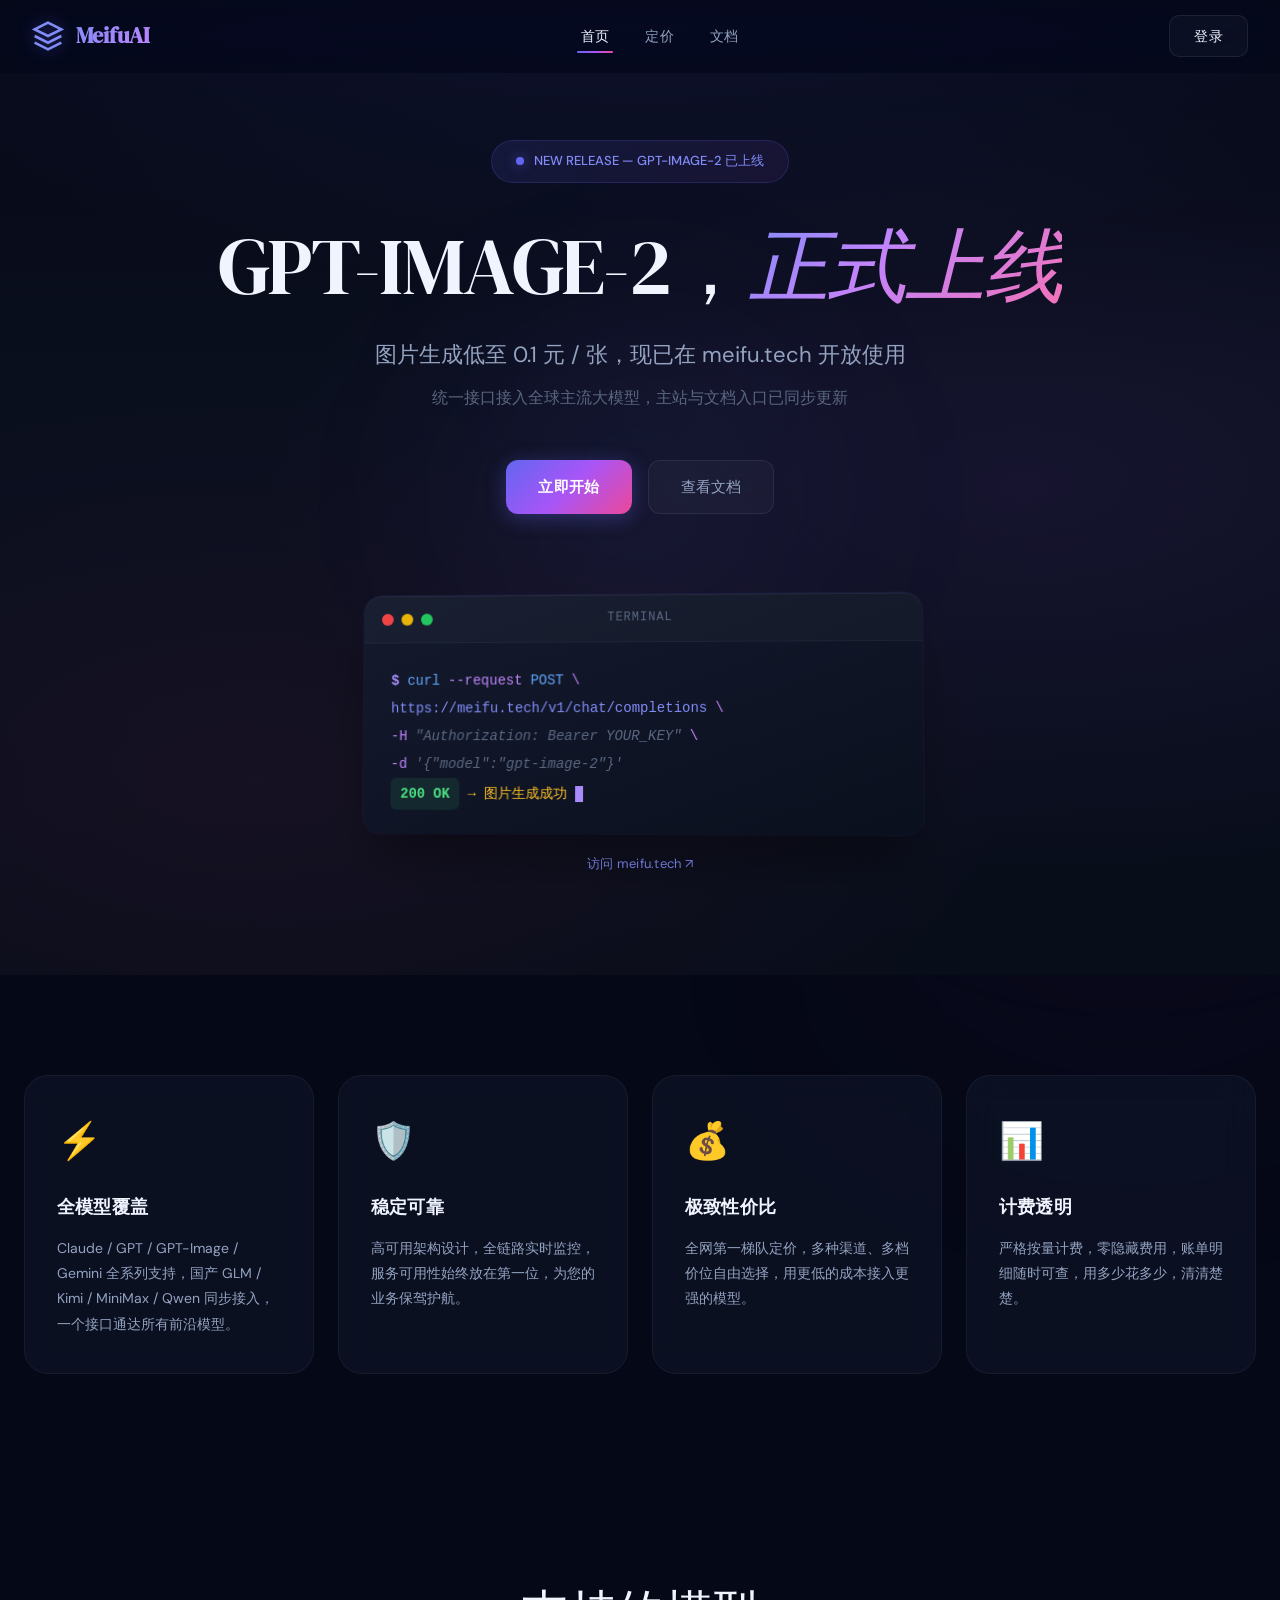
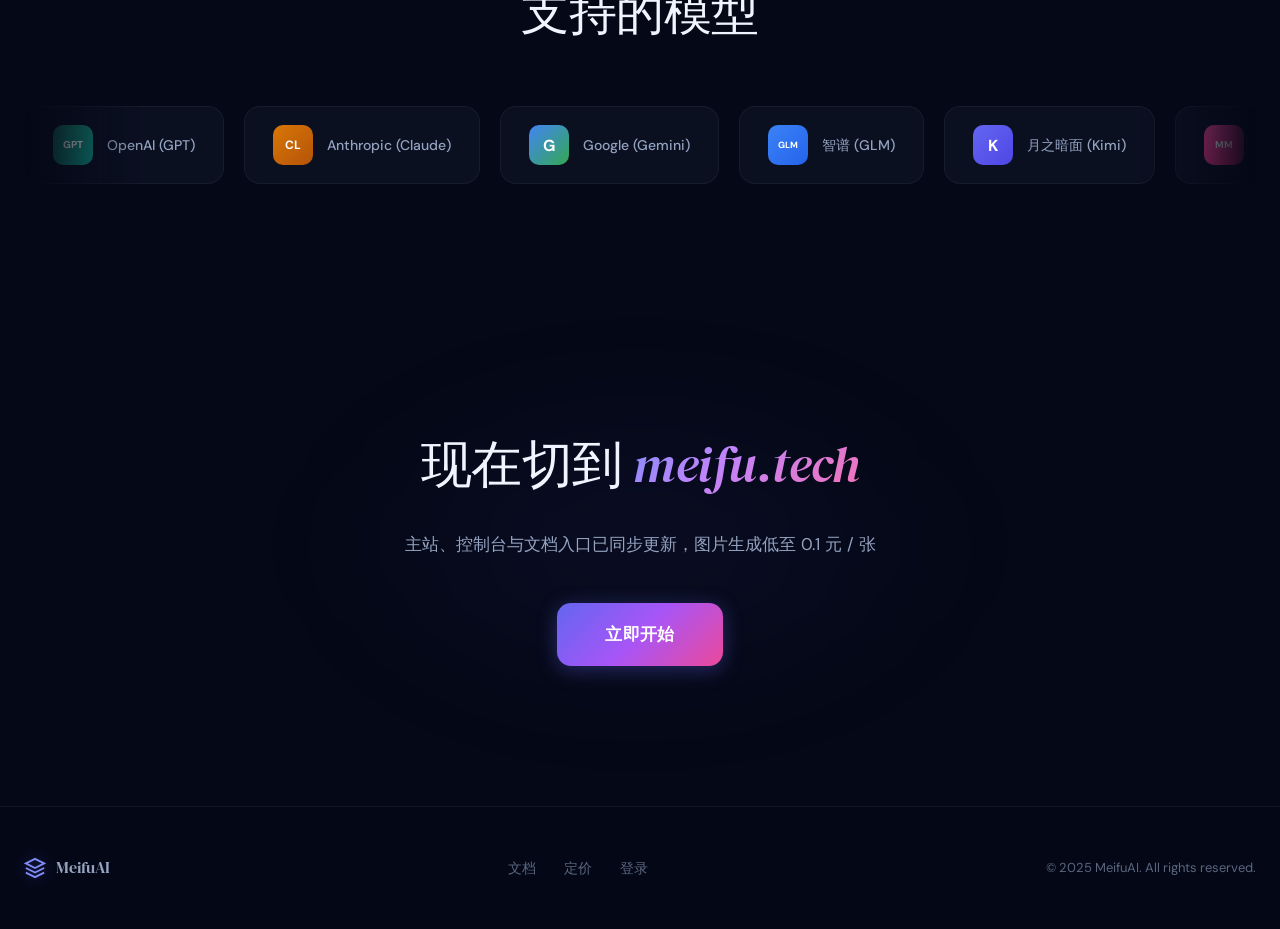
<file: index.html>
<!DOCTYPE html>
<html lang="zh-CN">
<head>
    <meta charset="UTF-8">
    <meta name="viewport" content="width=device-width, initial-scale=1.0">
    <title>Home - MeifuAI</title>
    <link rel="icon" type="image/png" href="https://meifu.tech/logo.png">
    <link rel="preconnect" href="https://fonts.googleapis.com">
    <link rel="preconnect" href="https://fonts.gstatic.com" crossorigin>
    <link href="https://fonts.googleapis.com/css2?family=DM+Serif+Display:ital@0;1&family=DM+Sans:ital,opsz,wght@0,9..40,300;0,9..40,400;0,9..40,500;0,9..40,600&display=swap" rel="stylesheet">
    <link rel="stylesheet" href="css/style.css">
</head>
<body>
    <!-- 背景装饰 -->
    <div class="bg-glow bg-glow-1"></div>
    <div class="bg-glow bg-glow-2"></div>
    <div class="bg-glow bg-glow-3"></div>
    <div class="bg-grid"></div>

    <!-- 导航栏 -->
    <nav class="navbar" id="navbar">
        <div class="nav-container">
            <a href="#" class="nav-logo">
                <svg class="logo-icon" viewBox="0 0 24 24" fill="none" stroke="currentColor" stroke-width="2">
                    <path d="M12 2L2 7l10 5 10-5-10-5z"/>
                    <path d="M2 17l10 5 10-5"/>
                    <path d="M2 12l10 5 10-5"/>
                </svg>
                <span class="logo-text">MeifuAI</span>
            </a>
            <div class="nav-links" id="navLinks">
                <a href="#" class="nav-link active">首页</a>
                <a href="pricing.html" class="nav-link">定价</a>
                <a href="docs.html" class="nav-link">文档</a>
            </div>
            <div class="nav-actions">
                <a href="login.html" class="btn-login">登录</a>
                <button class="mobile-toggle" id="mobileToggle" aria-label="菜单">
                    <span></span>
                    <span></span>
                    <span></span>
                </button>
            </div>
        </div>
    </nav>

    <!-- 主内容 -->
    <main>
        <!-- Hero 区域 -->
        <section class="hero" id="hero">
            <div class="hero-badge fade-in">
                <span class="badge-dot"></span>
                NEW RELEASE — GPT-IMAGE-2 已上线
            </div>
            <h1 class="hero-title fade-in">
                GPT-IMAGE-2，<em>正式上线</em>
            </h1>
            <p class="hero-desc fade-in">
                图片生成低至 0.1 元 / 张，现已在 meifu.tech 开放使用
            </p>
            <p class="hero-sub fade-in">
                统一接口接入全球主流大模型，主站与文档入口已同步更新
            </p>
            <div class="hero-actions fade-in">
                <a href="login.html" class="btn-primary">立即开始</a>
                <a href="docs.html" class="btn-secondary">查看文档</a>
            </div>

            <!-- 终端演示 -->
            <div class="terminal-container fade-in">
                <div class="terminal-window">
                    <div class="terminal-header">
                        <div class="terminal-buttons">
                            <span class="btn-close"></span>
                            <span class="btn-minimize"></span>
                            <span class="btn-maximize"></span>
                        </div>
                        <div class="terminal-title">TERMINAL</div>
                    </div>
                    <div class="terminal-body">
                        <div class="code-line line-1">
                            <span class="code-prompt">$</span>
                            <span class="code-cmd">curl</span>
                            <span class="code-flag">--request</span>
                            <span class="code-cmd">POST</span>
                            <span class="code-flag">\</span>
                        </div>
                        <div class="code-line line-2">
                            <span class="code-url">https://meifu.tech/v1/chat/completions</span>
                            <span class="code-flag">\</span>
                        </div>
                        <div class="code-line line-3">
                            <span class="code-flag">-H</span>
                            <span class="code-comment">"Authorization: Bearer YOUR_KEY"</span>
                            <span class="code-flag">\</span>
                        </div>
                        <div class="code-line line-4">
                            <span class="code-flag">-d</span>
                            <span class="code-comment">'{"model":"gpt-image-2"}'</span>
                        </div>
                        <div class="code-line line-5">
                            <span class="code-success">200 OK</span>
                            <span class="code-response">→ 图片生成成功</span>
                            <span class="cursor"></span>
                        </div>
                    </div>
                </div>
                <a href="login.html" class="terminal-link">
                    访问 meifu.tech ↗
                </a>
            </div>
        </section>

        <!-- 特性区域 -->
        <section class="features" id="features">
            <div class="features-grid">
                <div class="feature-card fade-in">
                    <div class="feature-icon">⚡</div>
                    <h3 class="feature-title">全模型覆盖</h3>
                    <p class="feature-desc">Claude / GPT / GPT-Image / Gemini 全系列支持，国产 GLM / Kimi / MiniMax / Qwen 同步接入，一个接口通达所有前沿模型。</p>
                </div>
                <div class="feature-card fade-in">
                    <div class="feature-icon">🛡️</div>
                    <h3 class="feature-title">稳定可靠</h3>
                    <p class="feature-desc">高可用架构设计，全链路实时监控，服务可用性始终放在第一位，为您的业务保驾护航。</p>
                </div>
                <div class="feature-card fade-in">
                    <div class="feature-icon">💰</div>
                    <h3 class="feature-title">极致性价比</h3>
                    <p class="feature-desc">全网第一梯队定价，多种渠道、多档价位自由选择，用更低的成本接入更强的模型。</p>
                </div>
                <div class="feature-card fade-in">
                    <div class="feature-icon">📊</div>
                    <h3 class="feature-title">计费透明</h3>
                    <p class="feature-desc">严格按量计费，零隐藏费用，账单明细随时可查，用多少花多少，清清楚楚。</p>
                </div>
            </div>
        </section>

        <!-- 支持的模型 -->
        <section class="models" id="models">
            <h2 class="section-title fade-in">支持的模型</h2>
            <div class="models-marquee fade-in">
                <div class="marquee-track">
                    <div class="model-item">
                        <div class="model-logo openai"></div>
                        <span>OpenAI (GPT)</span>
                    </div>
                    <div class="model-item">
                        <div class="model-logo anthropic"></div>
                        <span>Anthropic (Claude)</span>
                    </div>
                    <div class="model-item">
                        <div class="model-logo google"></div>
                        <span>Google (Gemini)</span>
                    </div>
                    <div class="model-item">
                        <div class="model-logo zhipu"></div>
                        <span>智谱 (GLM)</span>
                    </div>
                    <div class="model-item">
                        <div class="model-logo moonshot"></div>
                        <span>月之暗面 (Kimi)</span>
                    </div>
                    <div class="model-item">
                        <div class="model-logo minimax"></div>
                        <span>MiniMax</span>
                    </div>
                    <div class="model-item">
                        <div class="model-logo qwen"></div>
                        <span>通义千问 (Qwen)</span>
                    </div>
                    <div class="model-item">
                        <div class="model-logo more"></div>
                        <span>更多模型持续接入中...</span>
                    </div>
                    <!-- 重复一组用于无缝滚动 -->
                    <div class="model-item">
                        <div class="model-logo openai"></div>
                        <span>OpenAI (GPT)</span>
                    </div>
                    <div class="model-item">
                        <div class="model-logo anthropic"></div>
                        <span>Anthropic (Claude)</span>
                    </div>
                    <div class="model-item">
                        <div class="model-logo google"></div>
                        <span>Google (Gemini)</span>
                    </div>
                    <div class="model-item">
                        <div class="model-logo zhipu"></div>
                        <span>智谱 (GLM)</span>
                    </div>
                    <div class="model-item">
                        <div class="model-logo moonshot"></div>
                        <span>月之暗面 (Kimi)</span>
                    </div>
                    <div class="model-item">
                        <div class="model-logo minimax"></div>
                        <span>MiniMax</span>
                    </div>
                    <div class="model-item">
                        <div class="model-logo qwen"></div>
                        <span>通义千问 (Qwen)</span>
                    </div>
                    <div class="model-item">
                        <div class="model-logo more"></div>
                        <span>更多模型持续接入中...</span>
                    </div>
                </div>
            </div>
        </section>

        <!-- CTA 区域 -->
        <section class="cta" id="cta">
            <div class="cta-content fade-in">
                <h2 class="cta-title">现在切到 <em>meifu.tech</em></h2>
                <p class="cta-desc">主站、控制台与文档入口已同步更新，图片生成低至 0.1 元 / 张</p>
                <div class="cta-actions">
                    <a href="register.html" class="btn-primary btn-large">立即开始</a>
                </div>
            </div>
        </section>
    </main>

    <!-- 页脚 -->
    <footer class="footer">
        <div class="footer-container">
            <div class="footer-brand">
                <svg class="logo-icon" viewBox="0 0 24 24" fill="none" stroke="currentColor" stroke-width="2">
                    <path d="M12 2L2 7l10 5 10-5-10-5z"/>
                    <path d="M2 17l10 5 10-5"/>
                    <path d="M2 12l10 5 10-5"/>
                </svg>
                <span>MeifuAI</span>
            </div>
            <div class="footer-links">
                <a href="docs.html">文档</a>
                <a href="pricing.html">定价</a>
                <a href="login.html">登录</a>
            </div>
            <div class="footer-copyright">
                &copy; 2025 MeifuAI. All rights reserved.
            </div>
        </div>
    </footer>

    <script src="js/main.js"></script>
</body>
</html>
</file>
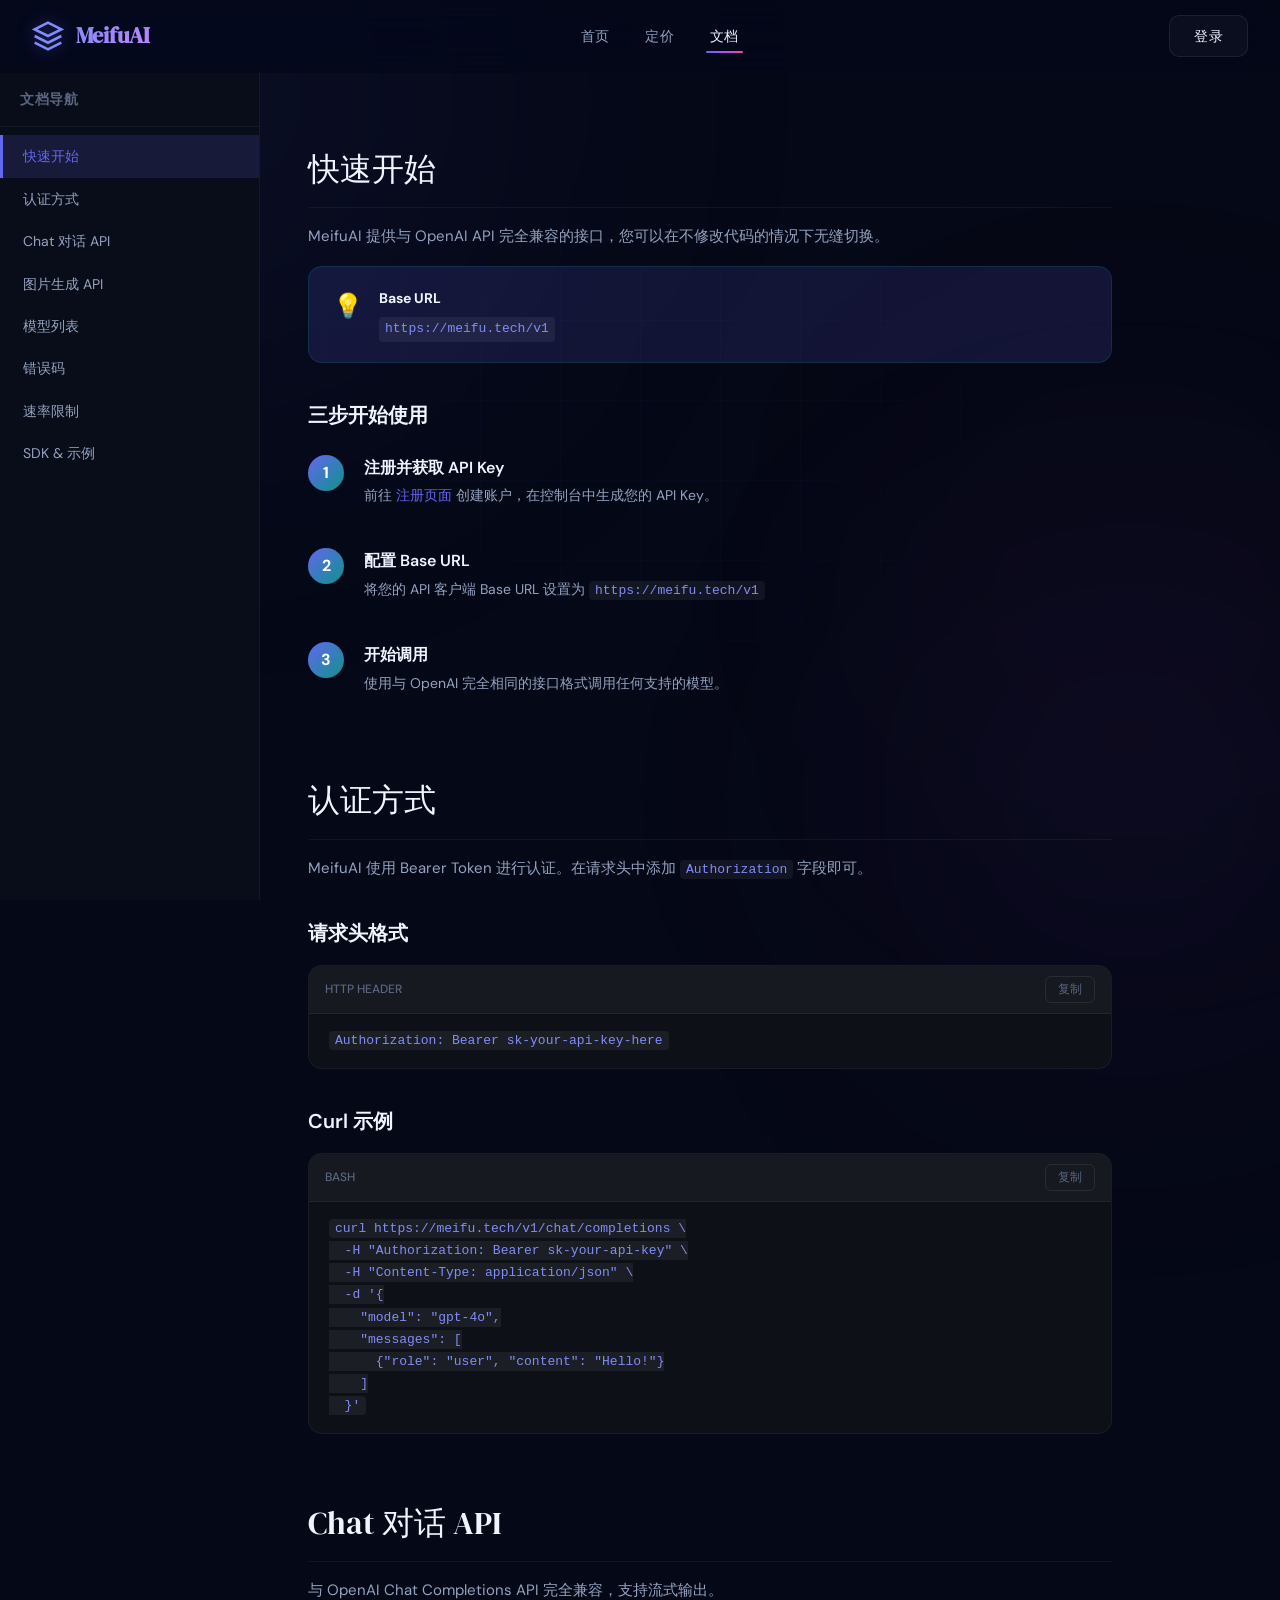
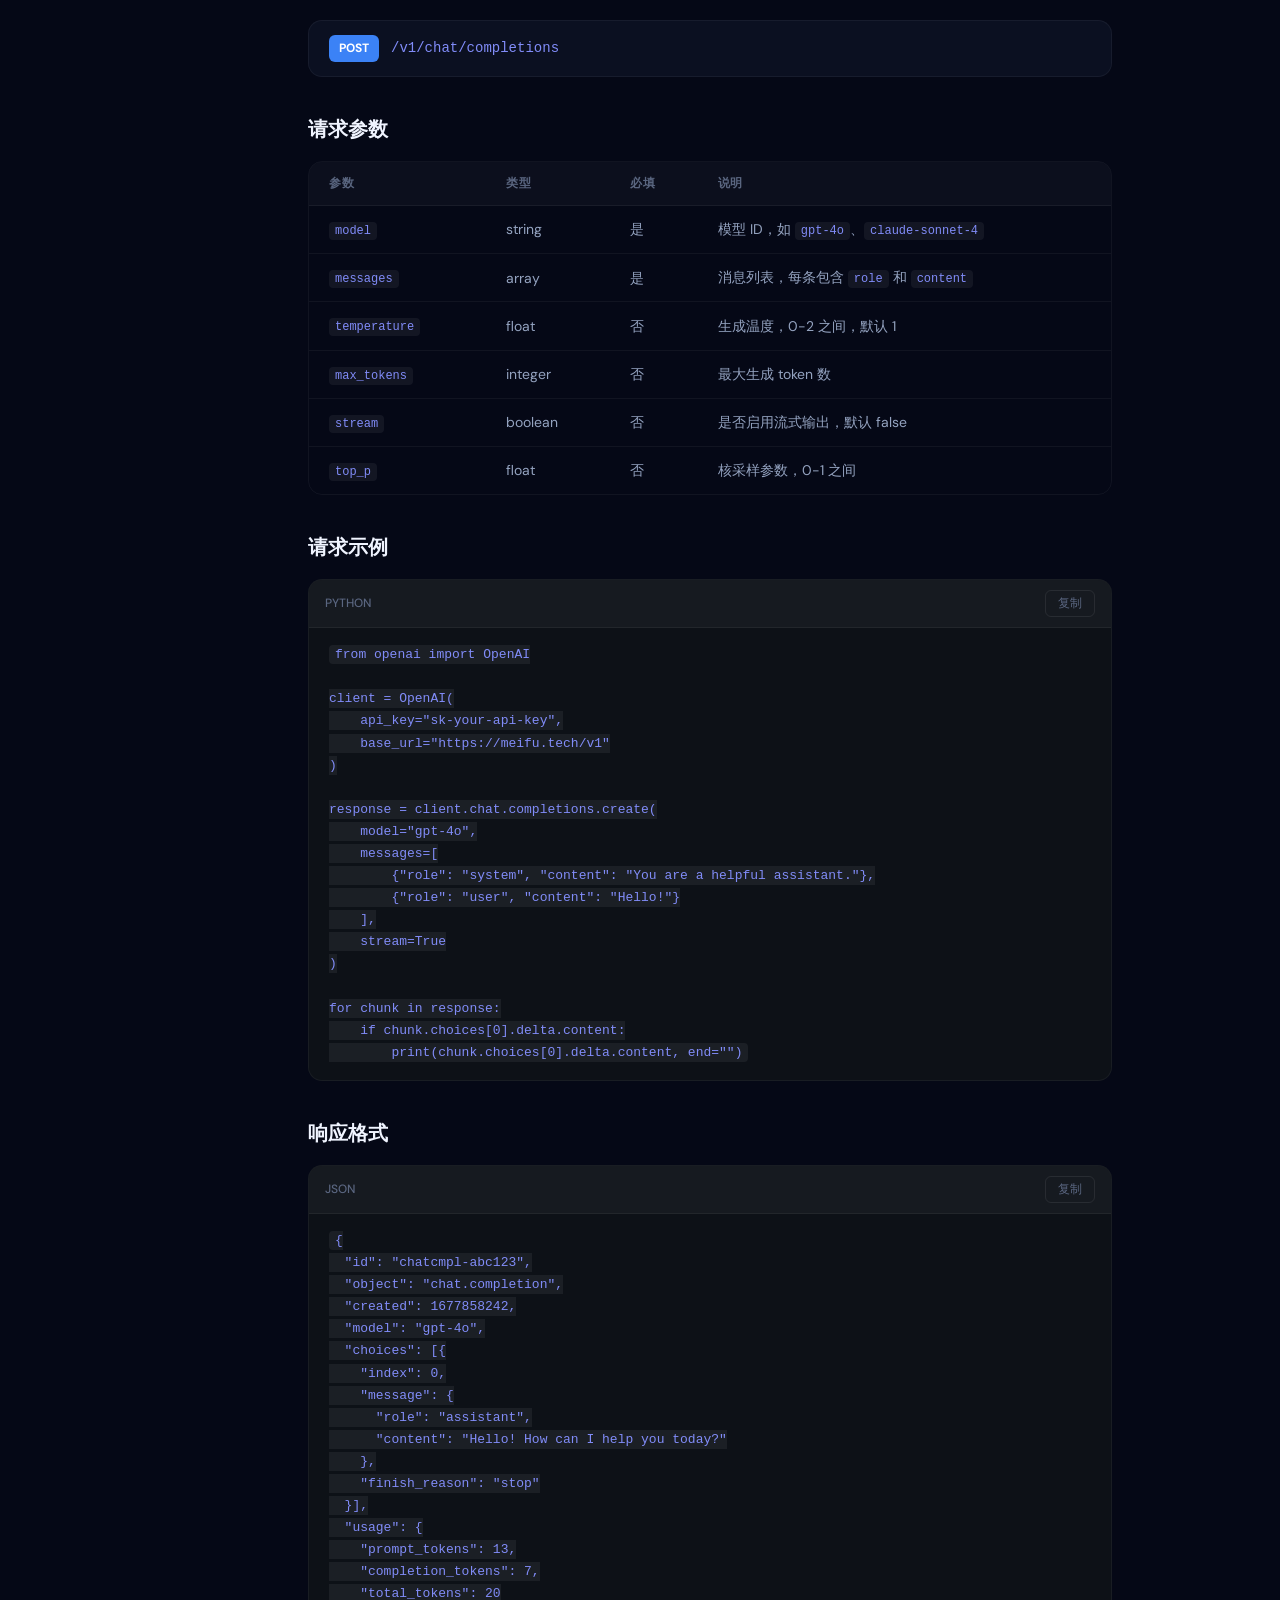
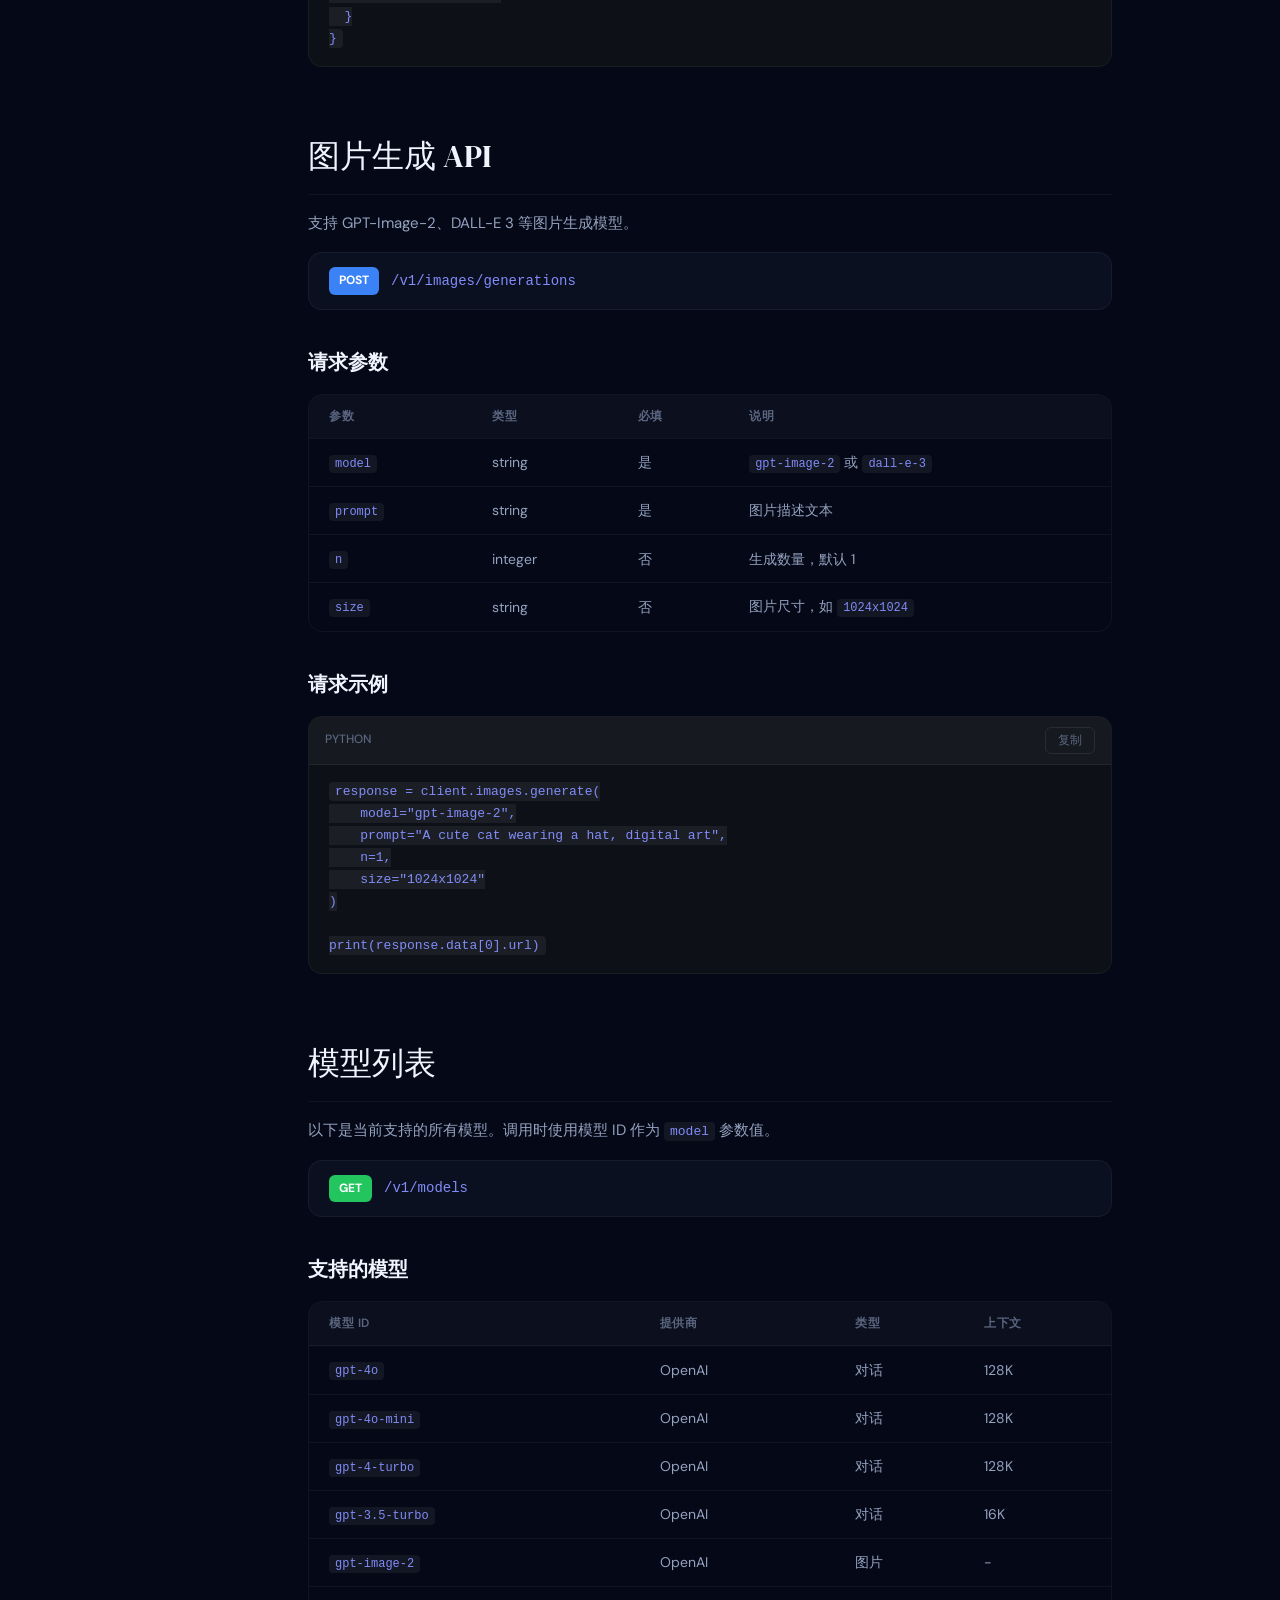
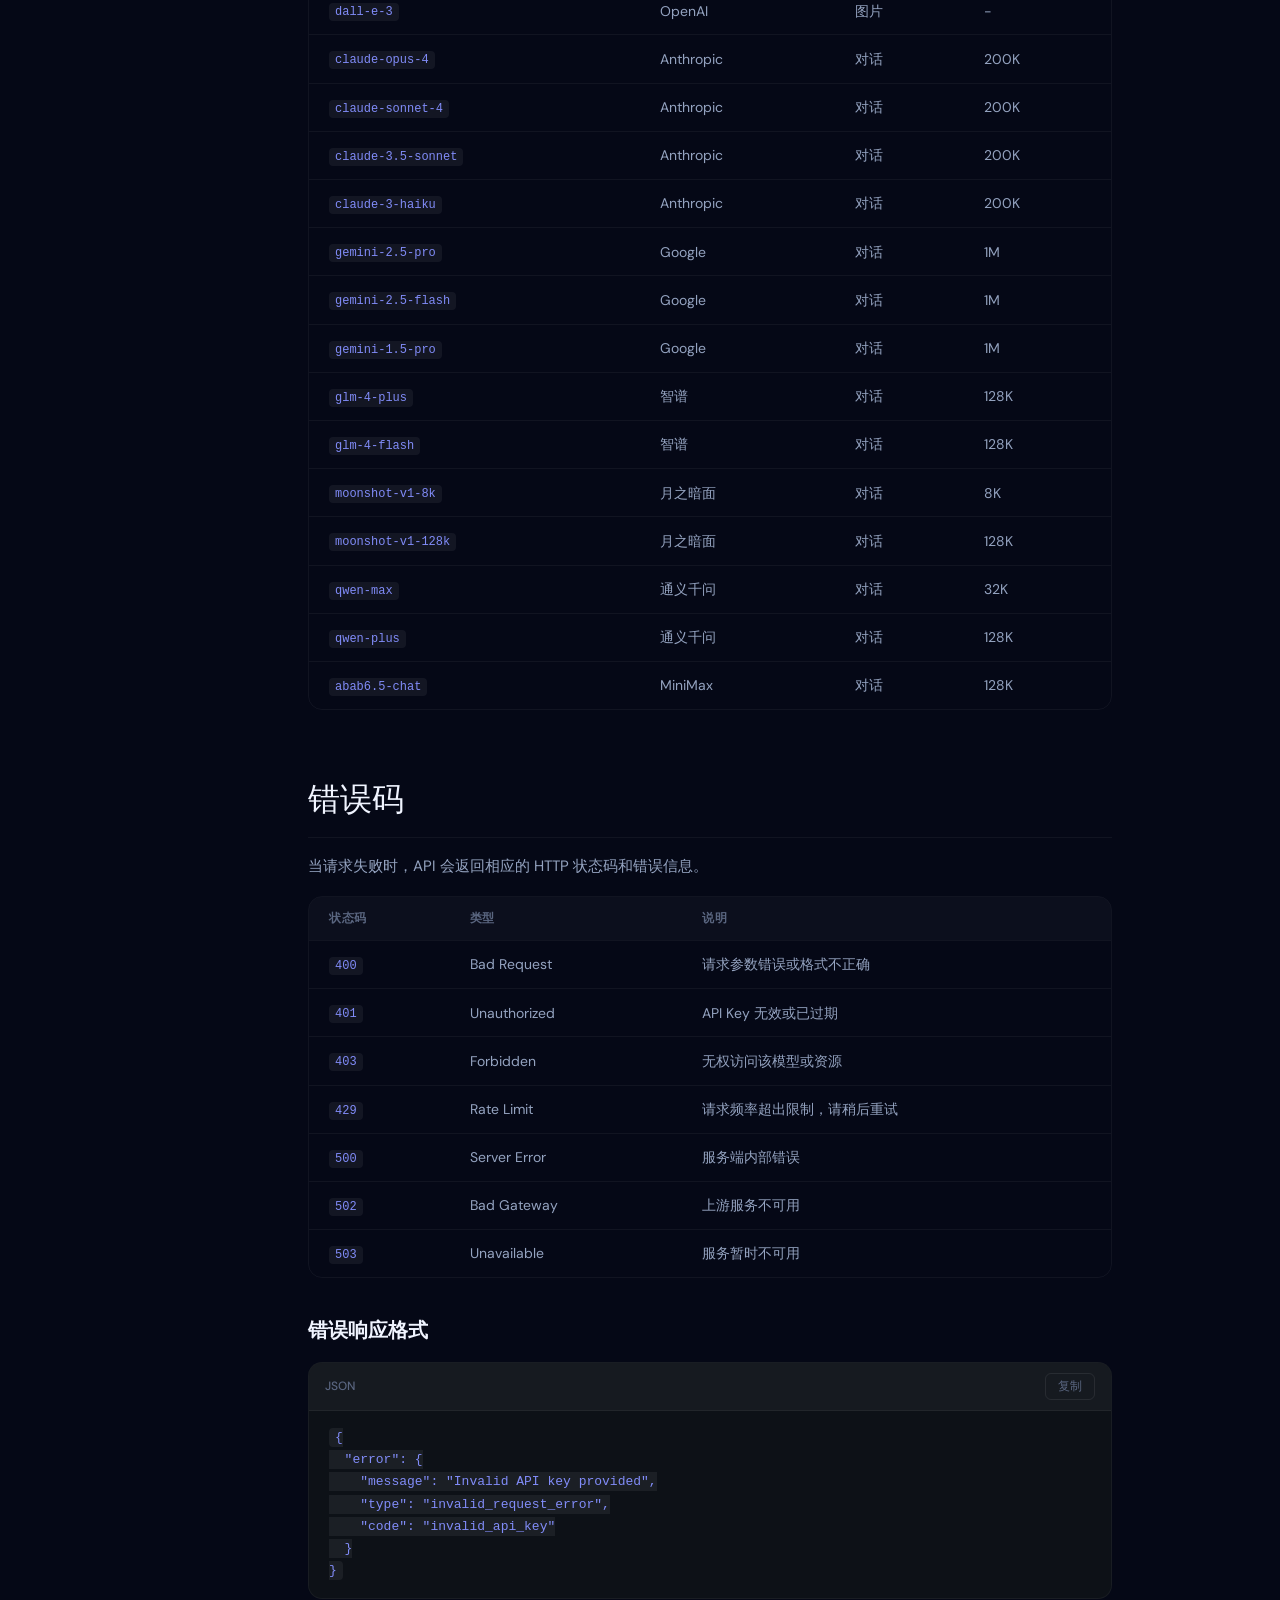
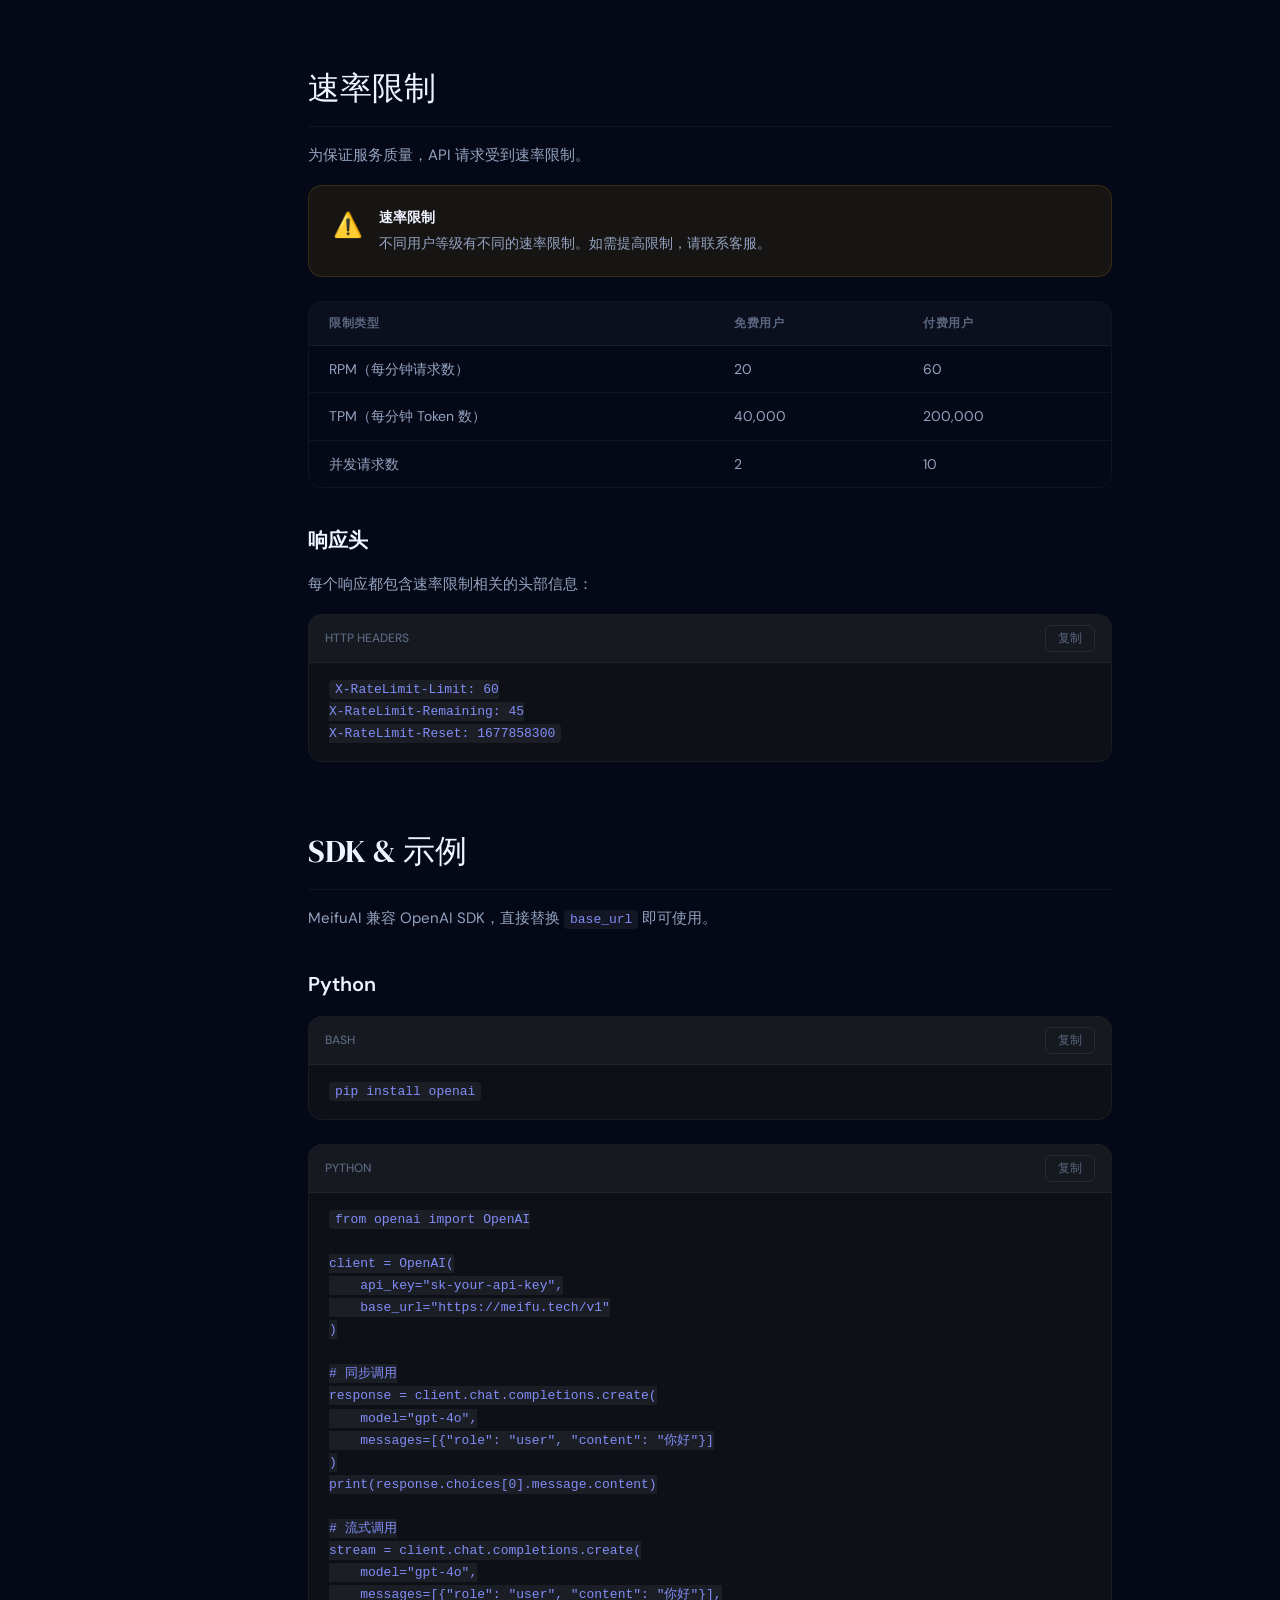
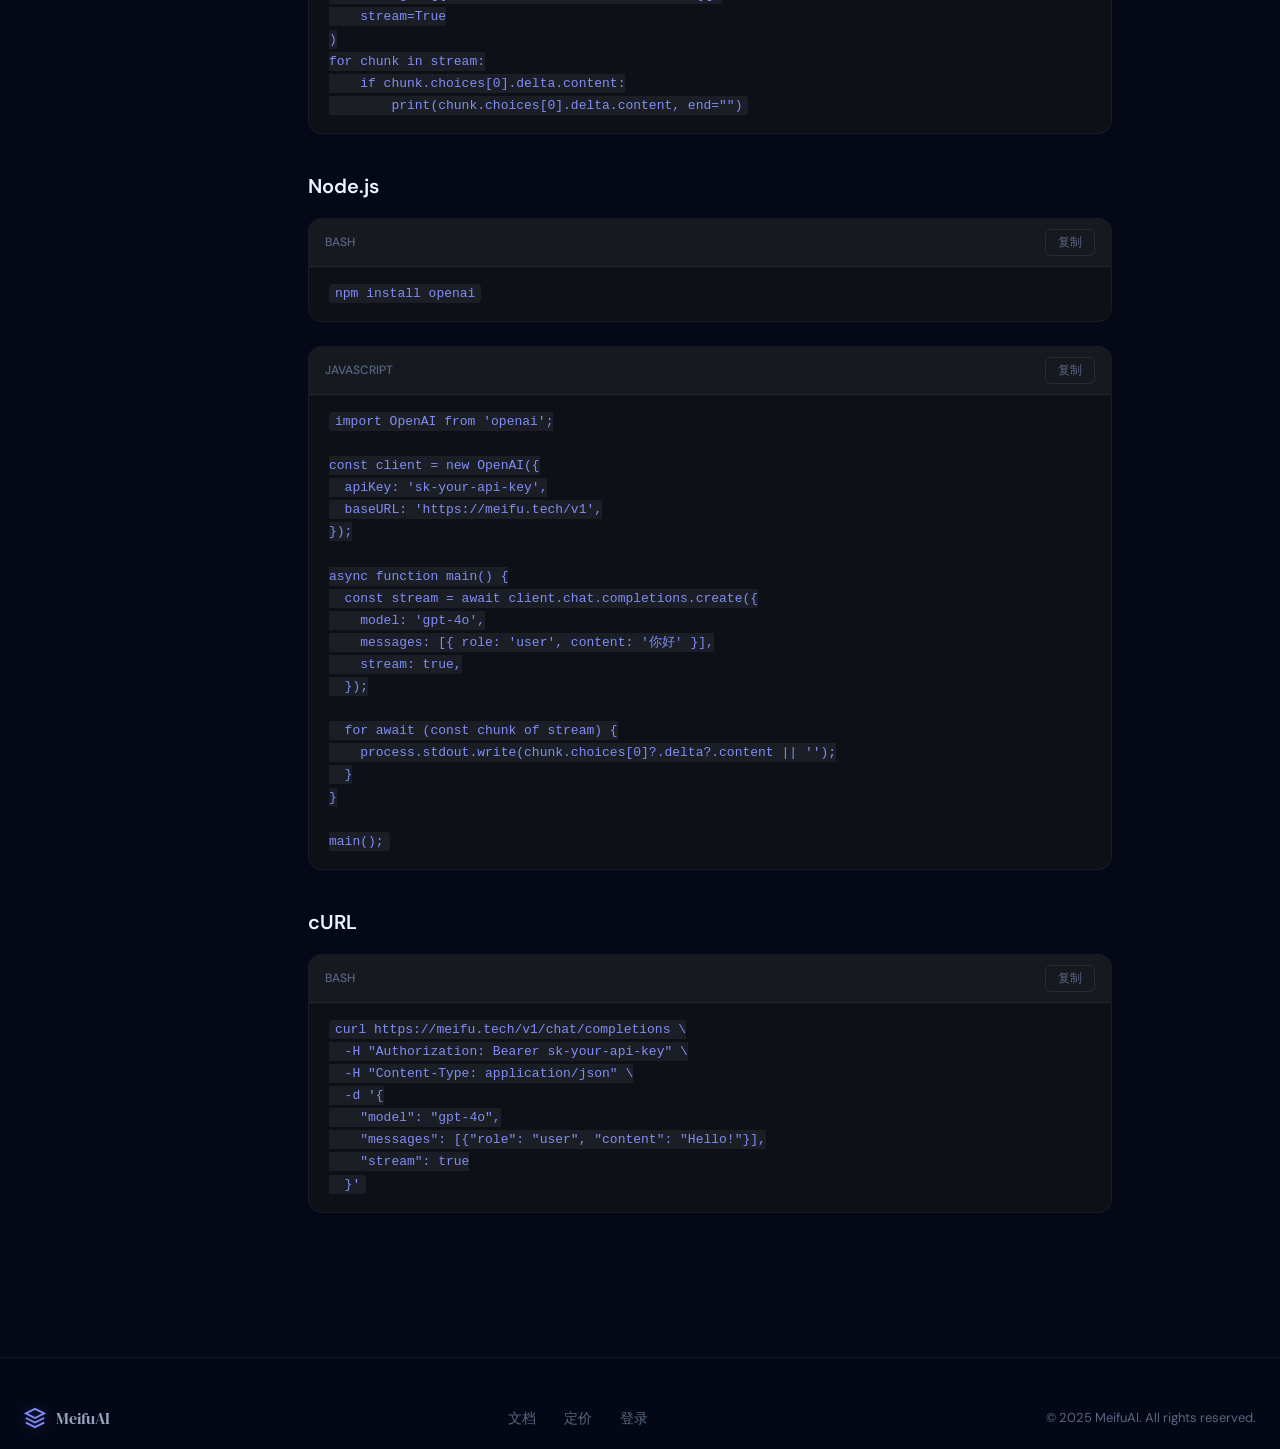
<file: docs.html>
<!DOCTYPE html>
<html lang="zh-CN">
<head>
    <meta charset="UTF-8">
    <meta name="viewport" content="width=device-width, initial-scale=1.0">
    <title>文档 - MeifuAI</title>
    <link rel="icon" type="image/png" href="https://meifu.tech/logo.png">
    <link rel="preconnect" href="https://fonts.googleapis.com">
    <link rel="preconnect" href="https://fonts.gstatic.com" crossorigin>
    <link href="https://fonts.googleapis.com/css2?family=DM+Serif+Display:ital@0;1&family=DM+Sans:ital,opsz,wght@0,9..40,300;0,9..40,400;0,9..40,500;0,9..40,600&display=swap" rel="stylesheet">
    <link rel="stylesheet" href="css/style.css">
    <link rel="stylesheet" href="css/docs.css">
</head>
<body>
    <!-- 背景装饰 -->
    <div class="bg-glow bg-glow-1"></div>
    <div class="bg-glow bg-glow-2"></div>
    <div class="bg-glow bg-glow-3"></div>
    <div class="bg-grid"></div>

    <!-- 导航栏 -->
    <nav class="navbar" id="navbar">
        <div class="nav-container">
            <a href="index.html" class="nav-logo">
                <svg class="logo-icon" viewBox="0 0 24 24" fill="none" stroke="currentColor" stroke-width="2">
                    <path d="M12 2L2 7l10 5 10-5-10-5z"/>
                    <path d="M2 17l10 5 10-5"/>
                    <path d="M2 12l10 5 10-5"/>
                </svg>
                <span class="logo-text">MeifuAI</span>
            </a>
            <div class="nav-links" id="navLinks">
                <a href="index.html" class="nav-link">首页</a>
                <a href="pricing.html" class="nav-link">定价</a>
                <a href="docs.html" class="nav-link active">文档</a>
            </div>
            <div class="nav-actions">
                <a href="login.html" class="btn-login">登录</a>
                <button class="mobile-toggle" id="mobileToggle" aria-label="菜单">
                    <span></span>
                    <span></span>
                    <span></span>
                </button>
            </div>
        </div>
    </nav>

    <!-- 主内容 -->
    <main class="docs-main">
        <!-- 侧边栏 -->
        <aside class="docs-sidebar" id="docsSidebar">
            <div class="sidebar-header">
                <h3>文档导航</h3>
            </div>
            <nav class="sidebar-nav">
                <a href="#quickstart" class="sidebar-link active">快速开始</a>
                <a href="#authentication" class="sidebar-link">认证方式</a>
                <a href="#chat-api" class="sidebar-link">Chat 对话 API</a>
                <a href="#image-api" class="sidebar-link">图片生成 API</a>
                <a href="#models" class="sidebar-link">模型列表</a>
                <a href="#errors" class="sidebar-link">错误码</a>
                <a href="#rate-limit" class="sidebar-link">速率限制</a>
                <a href="#sdk" class="sidebar-link">SDK & 示例</a>
            </nav>
        </aside>

        <!-- 文档内容 -->
        <div class="docs-content">
            <!-- 快速开始 -->
            <section class="docs-section fade-in" id="quickstart">
                <h1>快速开始</h1>
                <p class="docs-intro">MeifuAI 提供与 OpenAI API 完全兼容的接口，您可以在不修改代码的情况下无缝切换。</p>

                <div class="info-card">
                    <div class="info-icon">💡</div>
                    <div>
                        <strong>Base URL</strong>
                        <code>https://meifu.tech/v1</code>
                    </div>
                </div>

                <h2>三步开始使用</h2>
                <div class="steps">
                    <div class="step">
                        <div class="step-num">1</div>
                        <div class="step-content">
                            <h3>注册并获取 API Key</h3>
                            <p>前往 <a href="register.html">注册页面</a> 创建账户，在控制台中生成您的 API Key。</p>
                        </div>
                    </div>
                    <div class="step">
                        <div class="step-num">2</div>
                        <div class="step-content">
                            <h3>配置 Base URL</h3>
                            <p>将您的 API 客户端 Base URL 设置为 <code>https://meifu.tech/v1</code></p>
                        </div>
                    </div>
                    <div class="step">
                        <div class="step-num">3</div>
                        <div class="step-content">
                            <h3>开始调用</h3>
                            <p>使用与 OpenAI 完全相同的接口格式调用任何支持的模型。</p>
                        </div>
                    </div>
                </div>
            </section>

            <!-- 认证方式 -->
            <section class="docs-section fade-in" id="authentication">
                <h1>认证方式</h1>
                <p>MeifuAI 使用 Bearer Token 进行认证。在请求头中添加 <code>Authorization</code> 字段即可。</p>

                <h2>请求头格式</h2>
                <div class="code-block">
                    <div class="code-header">
                        <span>HTTP Header</span>
                        <button class="copy-btn" onclick="copyCode(this)">复制</button>
                    </div>
                    <pre><code>Authorization: Bearer sk-your-api-key-here</code></pre>
                </div>

                <h2>Curl 示例</h2>
                <div class="code-block">
                    <div class="code-header">
                        <span>bash</span>
                        <button class="copy-btn" onclick="copyCode(this)">复制</button>
                    </div>
                    <pre><code>curl https://meifu.tech/v1/chat/completions \
  -H "Authorization: Bearer sk-your-api-key" \
  -H "Content-Type: application/json" \
  -d '{
    "model": "gpt-4o",
    "messages": [
      {"role": "user", "content": "Hello!"}
    ]
  }'</code></pre>
                </div>
            </section>

            <!-- Chat 对话 API -->
            <section class="docs-section fade-in" id="chat-api">
                <h1>Chat 对话 API</h1>
                <p>与 OpenAI Chat Completions API 完全兼容，支持流式输出。</p>

                <div class="api-endpoint">
                    <span class="method post">POST</span>
                    <code>/v1/chat/completions</code>
                </div>

                <h2>请求参数</h2>
                <div class="param-table-container">
                    <table class="param-table">
                        <thead>
                            <tr>
                                <th>参数</th>
                                <th>类型</th>
                                <th>必填</th>
                                <th>说明</th>
                            </tr>
                        </thead>
                        <tbody>
                            <tr>
                                <td><code>model</code></td>
                                <td>string</td>
                                <td>是</td>
                                <td>模型 ID，如 <code>gpt-4o</code>、<code>claude-sonnet-4</code></td>
                            </tr>
                            <tr>
                                <td><code>messages</code></td>
                                <td>array</td>
                                <td>是</td>
                                <td>消息列表，每条包含 <code>role</code> 和 <code>content</code></td>
                            </tr>
                            <tr>
                                <td><code>temperature</code></td>
                                <td>float</td>
                                <td>否</td>
                                <td>生成温度，0-2 之间，默认 1</td>
                            </tr>
                            <tr>
                                <td><code>max_tokens</code></td>
                                <td>integer</td>
                                <td>否</td>
                                <td>最大生成 token 数</td>
                            </tr>
                            <tr>
                                <td><code>stream</code></td>
                                <td>boolean</td>
                                <td>否</td>
                                <td>是否启用流式输出，默认 false</td>
                            </tr>
                            <tr>
                                <td><code>top_p</code></td>
                                <td>float</td>
                                <td>否</td>
                                <td>核采样参数，0-1 之间</td>
                            </tr>
                        </tbody>
                    </table>
                </div>

                <h2>请求示例</h2>
                <div class="code-block">
                    <div class="code-header">
                        <span>python</span>
                        <button class="copy-btn" onclick="copyCode(this)">复制</button>
                    </div>
                    <pre><code>from openai import OpenAI

client = OpenAI(
    api_key="sk-your-api-key",
    base_url="https://meifu.tech/v1"
)

response = client.chat.completions.create(
    model="gpt-4o",
    messages=[
        {"role": "system", "content": "You are a helpful assistant."},
        {"role": "user", "content": "Hello!"}
    ],
    stream=True
)

for chunk in response:
    if chunk.choices[0].delta.content:
        print(chunk.choices[0].delta.content, end="")</code></pre>
                </div>

                <h2>响应格式</h2>
                <div class="code-block">
                    <div class="code-header">
                        <span>json</span>
                        <button class="copy-btn" onclick="copyCode(this)">复制</button>
                    </div>
                    <pre><code>{
  "id": "chatcmpl-abc123",
  "object": "chat.completion",
  "created": 1677858242,
  "model": "gpt-4o",
  "choices": [{
    "index": 0,
    "message": {
      "role": "assistant",
      "content": "Hello! How can I help you today?"
    },
    "finish_reason": "stop"
  }],
  "usage": {
    "prompt_tokens": 13,
    "completion_tokens": 7,
    "total_tokens": 20
  }
}</code></pre>
                </div>
            </section>

            <!-- 图片生成 API -->
            <section class="docs-section fade-in" id="image-api">
                <h1>图片生成 API</h1>
                <p>支持 GPT-Image-2、DALL-E 3 等图片生成模型。</p>

                <div class="api-endpoint">
                    <span class="method post">POST</span>
                    <code>/v1/images/generations</code>
                </div>

                <h2>请求参数</h2>
                <div class="param-table-container">
                    <table class="param-table">
                        <thead>
                            <tr>
                                <th>参数</th>
                                <th>类型</th>
                                <th>必填</th>
                                <th>说明</th>
                            </tr>
                        </thead>
                        <tbody>
                            <tr>
                                <td><code>model</code></td>
                                <td>string</td>
                                <td>是</td>
                                <td><code>gpt-image-2</code> 或 <code>dall-e-3</code></td>
                            </tr>
                            <tr>
                                <td><code>prompt</code></td>
                                <td>string</td>
                                <td>是</td>
                                <td>图片描述文本</td>
                            </tr>
                            <tr>
                                <td><code>n</code></td>
                                <td>integer</td>
                                <td>否</td>
                                <td>生成数量，默认 1</td>
                            </tr>
                            <tr>
                                <td><code>size</code></td>
                                <td>string</td>
                                <td>否</td>
                                <td>图片尺寸，如 <code>1024x1024</code></td>
                            </tr>
                        </tbody>
                    </table>
                </div>

                <h2>请求示例</h2>
                <div class="code-block">
                    <div class="code-header">
                        <span>python</span>
                        <button class="copy-btn" onclick="copyCode(this)">复制</button>
                    </div>
                    <pre><code>response = client.images.generate(
    model="gpt-image-2",
    prompt="A cute cat wearing a hat, digital art",
    n=1,
    size="1024x1024"
)

print(response.data[0].url)</code></pre>
                </div>
            </section>

            <!-- 模型列表 -->
            <section class="docs-section fade-in" id="models">
                <h1>模型列表</h1>
                <p>以下是当前支持的所有模型。调用时使用模型 ID 作为 <code>model</code> 参数值。</p>

                <div class="api-endpoint">
                    <span class="method get">GET</span>
                    <code>/v1/models</code>
                </div>

                <h2>支持的模型</h2>
                <div class="param-table-container">
                    <table class="param-table">
                        <thead>
                            <tr>
                                <th>模型 ID</th>
                                <th>提供商</th>
                                <th>类型</th>
                                <th>上下文</th>
                            </tr>
                        </thead>
                        <tbody>
                            <tr><td><code>gpt-4o</code></td><td>OpenAI</td><td>对话</td><td>128K</td></tr>
                            <tr><td><code>gpt-4o-mini</code></td><td>OpenAI</td><td>对话</td><td>128K</td></tr>
                            <tr><td><code>gpt-4-turbo</code></td><td>OpenAI</td><td>对话</td><td>128K</td></tr>
                            <tr><td><code>gpt-3.5-turbo</code></td><td>OpenAI</td><td>对话</td><td>16K</td></tr>
                            <tr><td><code>gpt-image-2</code></td><td>OpenAI</td><td>图片</td><td>-</td></tr>
                            <tr><td><code>dall-e-3</code></td><td>OpenAI</td><td>图片</td><td>-</td></tr>
                            <tr><td><code>claude-opus-4</code></td><td>Anthropic</td><td>对话</td><td>200K</td></tr>
                            <tr><td><code>claude-sonnet-4</code></td><td>Anthropic</td><td>对话</td><td>200K</td></tr>
                            <tr><td><code>claude-3.5-sonnet</code></td><td>Anthropic</td><td>对话</td><td>200K</td></tr>
                            <tr><td><code>claude-3-haiku</code></td><td>Anthropic</td><td>对话</td><td>200K</td></tr>
                            <tr><td><code>gemini-2.5-pro</code></td><td>Google</td><td>对话</td><td>1M</td></tr>
                            <tr><td><code>gemini-2.5-flash</code></td><td>Google</td><td>对话</td><td>1M</td></tr>
                            <tr><td><code>gemini-1.5-pro</code></td><td>Google</td><td>对话</td><td>1M</td></tr>
                            <tr><td><code>glm-4-plus</code></td><td>智谱</td><td>对话</td><td>128K</td></tr>
                            <tr><td><code>glm-4-flash</code></td><td>智谱</td><td>对话</td><td>128K</td></tr>
                            <tr><td><code>moonshot-v1-8k</code></td><td>月之暗面</td><td>对话</td><td>8K</td></tr>
                            <tr><td><code>moonshot-v1-128k</code></td><td>月之暗面</td><td>对话</td><td>128K</td></tr>
                            <tr><td><code>qwen-max</code></td><td>通义千问</td><td>对话</td><td>32K</td></tr>
                            <tr><td><code>qwen-plus</code></td><td>通义千问</td><td>对话</td><td>128K</td></tr>
                            <tr><td><code>abab6.5-chat</code></td><td>MiniMax</td><td>对话</td><td>128K</td></tr>
                        </tbody>
                    </table>
                </div>
            </section>

            <!-- 错误码 -->
            <section class="docs-section fade-in" id="errors">
                <h1>错误码</h1>
                <p>当请求失败时，API 会返回相应的 HTTP 状态码和错误信息。</p>

                <div class="param-table-container">
                    <table class="param-table">
                        <thead>
                            <tr>
                                <th>状态码</th>
                                <th>类型</th>
                                <th>说明</th>
                            </tr>
                        </thead>
                        <tbody>
                            <tr>
                                <td><code>400</code></td>
                                <td>Bad Request</td>
                                <td>请求参数错误或格式不正确</td>
                            </tr>
                            <tr>
                                <td><code>401</code></td>
                                <td>Unauthorized</td>
                                <td>API Key 无效或已过期</td>
                            </tr>
                            <tr>
                                <td><code>403</code></td>
                                <td>Forbidden</td>
                                <td>无权访问该模型或资源</td>
                            </tr>
                            <tr>
                                <td><code>429</code></td>
                                <td>Rate Limit</td>
                                <td>请求频率超出限制，请稍后重试</td>
                            </tr>
                            <tr>
                                <td><code>500</code></td>
                                <td>Server Error</td>
                                <td>服务端内部错误</td>
                            </tr>
                            <tr>
                                <td><code>502</code></td>
                                <td>Bad Gateway</td>
                                <td>上游服务不可用</td>
                            </tr>
                            <tr>
                                <td><code>503</code></td>
                                <td>Unavailable</td>
                                <td>服务暂时不可用</td>
                            </tr>
                        </tbody>
                    </table>
                </div>

                <h2>错误响应格式</h2>
                <div class="code-block">
                    <div class="code-header">
                        <span>json</span>
                        <button class="copy-btn" onclick="copyCode(this)">复制</button>
                    </div>
                    <pre><code>{
  "error": {
    "message": "Invalid API key provided",
    "type": "invalid_request_error",
    "code": "invalid_api_key"
  }
}</code></pre>
                </div>
            </section>

            <!-- 速率限制 -->
            <section class="docs-section fade-in" id="rate-limit">
                <h1>速率限制</h1>
                <p>为保证服务质量，API 请求受到速率限制。</p>

                <div class="info-card warning">
                    <div class="info-icon">⚠️</div>
                    <div>
                        <strong>速率限制</strong>
                        <p>不同用户等级有不同的速率限制。如需提高限制，请联系客服。</p>
                    </div>
                </div>

                <div class="param-table-container">
                    <table class="param-table">
                        <thead>
                            <tr>
                                <th>限制类型</th>
                                <th>免费用户</th>
                                <th>付费用户</th>
                            </tr>
                        </thead>
                        <tbody>
                            <tr>
                                <td>RPM（每分钟请求数）</td>
                                <td>20</td>
                                <td>60</td>
                            </tr>
                            <tr>
                                <td>TPM（每分钟 Token 数）</td>
                                <td>40,000</td>
                                <td>200,000</td>
                            </tr>
                            <tr>
                                <td>并发请求数</td>
                                <td>2</td>
                                <td>10</td>
                            </tr>
                        </tbody>
                    </table>
                </div>

                <h2>响应头</h2>
                <p>每个响应都包含速率限制相关的头部信息：</p>
                <div class="code-block">
                    <div class="code-header">
                        <span>HTTP Headers</span>
                        <button class="copy-btn" onclick="copyCode(this)">复制</button>
                    </div>
                    <pre><code>X-RateLimit-Limit: 60
X-RateLimit-Remaining: 45
X-RateLimit-Reset: 1677858300</code></pre>
                </div>
            </section>

            <!-- SDK & 示例 -->
            <section class="docs-section fade-in" id="sdk">
                <h1>SDK & 示例</h1>
                <p>MeifuAI 兼容 OpenAI SDK，直接替换 <code>base_url</code> 即可使用。</p>

                <h2>Python</h2>
                <div class="code-block">
                    <div class="code-header">
                        <span>bash</span>
                        <button class="copy-btn" onclick="copyCode(this)">复制</button>
                    </div>
                    <pre><code>pip install openai</code></pre>
                </div>
                <div class="code-block">
                    <div class="code-header">
                        <span>python</span>
                        <button class="copy-btn" onclick="copyCode(this)">复制</button>
                    </div>
                    <pre><code>from openai import OpenAI

client = OpenAI(
    api_key="sk-your-api-key",
    base_url="https://meifu.tech/v1"
)

# 同步调用
response = client.chat.completions.create(
    model="gpt-4o",
    messages=[{"role": "user", "content": "你好"}]
)
print(response.choices[0].message.content)

# 流式调用
stream = client.chat.completions.create(
    model="gpt-4o",
    messages=[{"role": "user", "content": "你好"}],
    stream=True
)
for chunk in stream:
    if chunk.choices[0].delta.content:
        print(chunk.choices[0].delta.content, end="")</code></pre>
                </div>

                <h2>Node.js</h2>
                <div class="code-block">
                    <div class="code-header">
                        <span>bash</span>
                        <button class="copy-btn" onclick="copyCode(this)">复制</button>
                    </div>
                    <pre><code>npm install openai</code></pre>
                </div>
                <div class="code-block">
                    <div class="code-header">
                        <span>javascript</span>
                        <button class="copy-btn" onclick="copyCode(this)">复制</button>
                    </div>
                    <pre><code>import OpenAI from 'openai';

const client = new OpenAI({
  apiKey: 'sk-your-api-key',
  baseURL: 'https://meifu.tech/v1',
});

async function main() {
  const stream = await client.chat.completions.create({
    model: 'gpt-4o',
    messages: [{ role: 'user', content: '你好' }],
    stream: true,
  });

  for await (const chunk of stream) {
    process.stdout.write(chunk.choices[0]?.delta?.content || '');
  }
}

main();</code></pre>
                </div>

                <h2>cURL</h2>
                <div class="code-block">
                    <div class="code-header">
                        <span>bash</span>
                        <button class="copy-btn" onclick="copyCode(this)">复制</button>
                    </div>
                    <pre><code>curl https://meifu.tech/v1/chat/completions \
  -H "Authorization: Bearer sk-your-api-key" \
  -H "Content-Type: application/json" \
  -d '{
    "model": "gpt-4o",
    "messages": [{"role": "user", "content": "Hello!"}],
    "stream": true
  }'</code></pre>
                </div>
            </section>
        </div>
    </main>

    <!-- 页脚 -->
    <footer class="footer">
        <div class="footer-container">
            <div class="footer-brand">
                <svg class="logo-icon" viewBox="0 0 24 24" fill="none" stroke="currentColor" stroke-width="2">
                    <path d="M12 2L2 7l10 5 10-5-10-5z"/>
                    <path d="M2 17l10 5 10-5"/>
                    <path d="M2 12l10 5 10-5"/>
                </svg>
                <span>MeifuAI</span>
            </div>
            <div class="footer-links">
                <a href="docs.html">文档</a>
                <a href="pricing.html">定价</a>
                <a href="login.html">登录</a>
            </div>
            <div class="footer-copyright">
                &copy; 2025 MeifuAI. All rights reserved.
            </div>
        </div>
    </footer>

    <script src="js/main.js"></script>
    <script src="js/docs.js"></script>
</body>
</html>
</file>
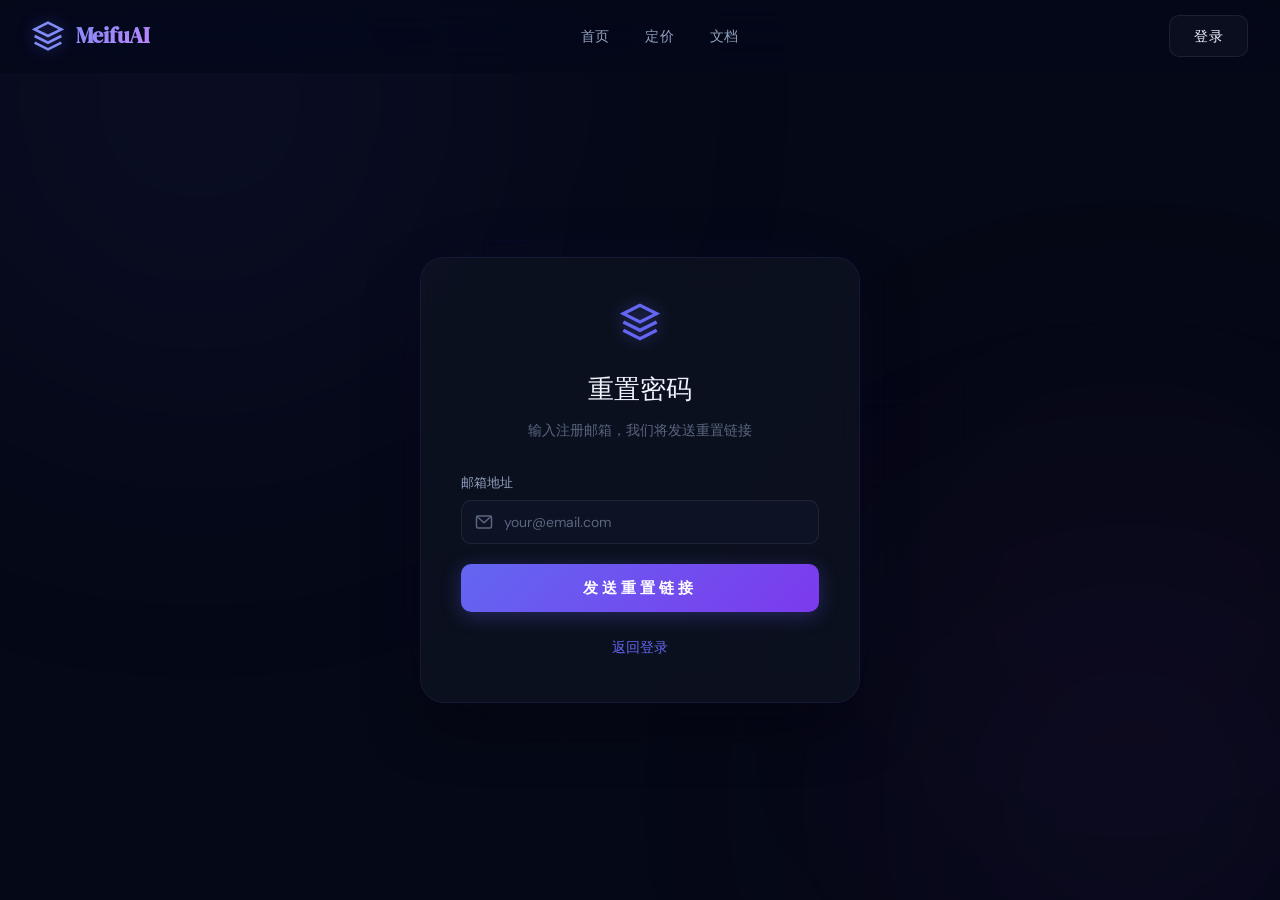
<file: forgot-password.html>
<!DOCTYPE html>
<html lang="zh-CN">
<head>
    <meta charset="UTF-8">
    <meta name="viewport" content="width=device-width, initial-scale=1.0">
    <title>忘记密码 - MeifuAI</title>
    <link rel="icon" type="image/png" href="https://meifu.tech/logo.png">
    <link rel="preconnect" href="https://fonts.googleapis.com">
    <link rel="preconnect" href="https://fonts.gstatic.com" crossorigin>
    <link href="https://fonts.googleapis.com/css2?family=DM+Serif+Display:ital@0;1&family=DM+Sans:ital,opsz,wght@0,9..40,300;0,9..40,400;0,9..40,500;0,9..40,600&display=swap" rel="stylesheet">
    <link rel="stylesheet" href="css/style.css">
    <link rel="stylesheet" href="css/auth.css">
</head>
<body>
    <div class="bg-glow bg-glow-1"></div>
    <div class="bg-glow bg-glow-2"></div>
    <div class="bg-glow bg-glow-3"></div>
    <div class="bg-grid"></div>

    <nav class="navbar" id="navbar">
        <div class="nav-container">
            <a href="index.html" class="nav-logo">
                <svg class="logo-icon" viewBox="0 0 24 24" fill="none" stroke="currentColor" stroke-width="2">
                    <path d="M12 2L2 7l10 5 10-5-10-5z"/>
                    <path d="M2 17l10 5 10-5"/>
                    <path d="M2 12l10 5 10-5"/>
                </svg>
                <span class="logo-text">MeifuAI</span>
            </a>
            <div class="nav-links" id="navLinks">
                <a href="index.html" class="nav-link">首页</a>
                <a href="pricing.html" class="nav-link">定价</a>
                <a href="docs.html" class="nav-link">文档</a>
            </div>
            <div class="nav-actions">
                <a href="login.html" class="btn-login">登录</a>
                <button class="mobile-toggle" id="mobileToggle" aria-label="菜单">
                    <span></span>
                    <span></span>
                    <span></span>
                </button>
            </div>
        </div>
    </nav>

    <main class="auth-main">
        <div class="auth-container fade-in">
            <div class="auth-card">
                <div class="auth-header">
                    <div class="auth-logo">
                        <svg class="logo-icon" viewBox="0 0 24 24" fill="none" stroke="currentColor" stroke-width="2">
                            <path d="M12 2L2 7l10 5 10-5-10-5z"/>
                            <path d="M2 17l10 5 10-5"/>
                            <path d="M2 12l10 5 10-5"/>
                        </svg>
                    </div>
                    <h1 class="auth-title">重置密码</h1>
                    <p class="auth-subtitle">输入注册邮箱，我们将发送重置链接</p>
                </div>

                <form class="auth-form" id="forgotForm">
                    <div class="form-group">
                        <label for="email">邮箱地址</label>
                        <div class="input-wrapper">
                            <svg class="input-icon" viewBox="0 0 24 24" fill="none" stroke="currentColor" stroke-width="2">
                                <rect x="2" y="4" width="20" height="16" rx="2"/>
                                <path d="M22 4L12 13 2 4"/>
                            </svg>
                            <input type="email" id="email" name="email" placeholder="your@email.com" required autocomplete="email">
                        </div>
                    </div>

                    <button type="submit" class="btn-auth">发送重置链接</button>
                </form>

                <div class="auth-footer">
                    <p><a href="login.html">返回登录</a></p>
                </div>
            </div>
        </div>
    </main>

    <script src="js/main.js"></script>
    <script src="js/auth.js"></script>
</body>
</html>
</file>
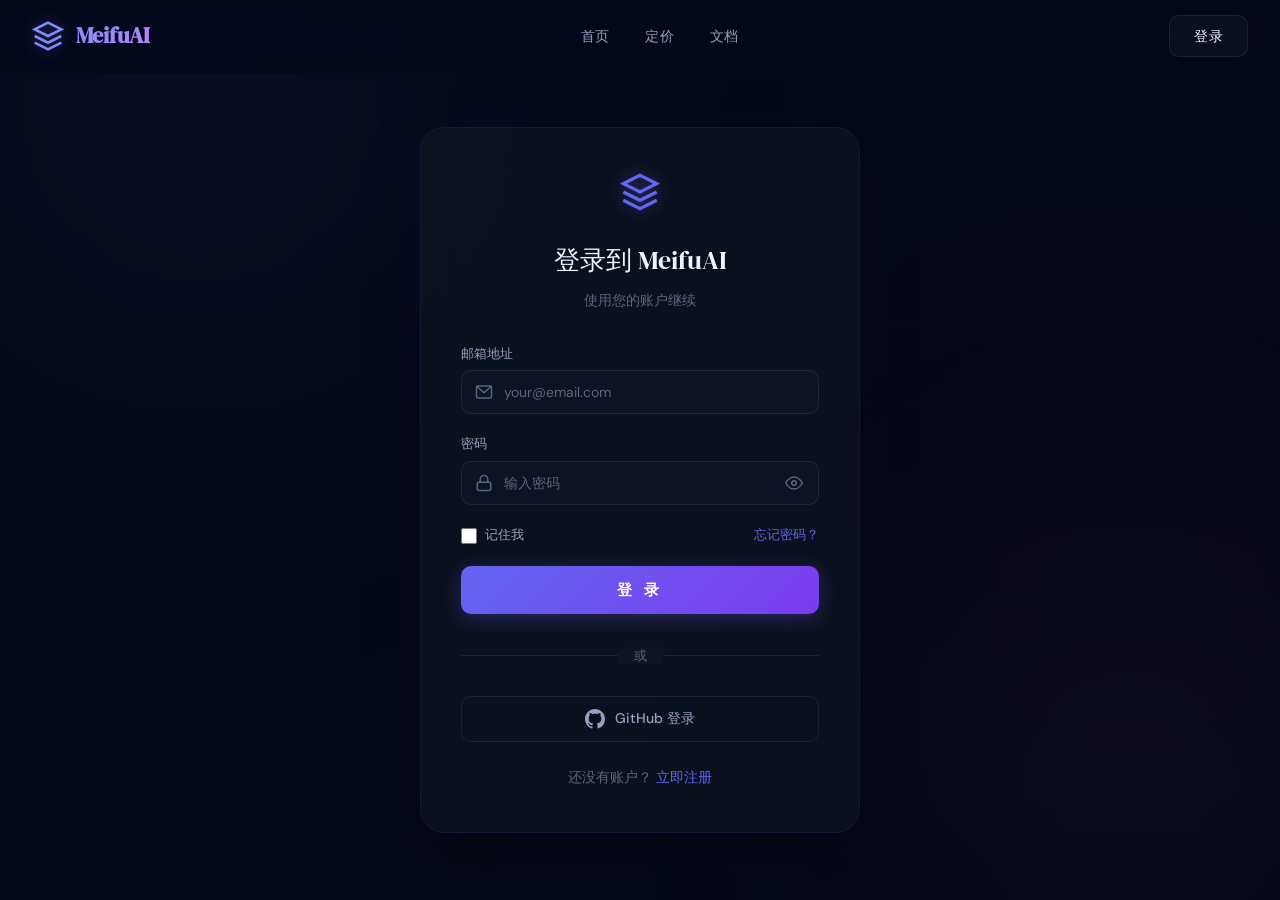
<file: login.html>
<!DOCTYPE html>
<html lang="zh-CN">
<head>
    <meta charset="UTF-8">
    <meta name="viewport" content="width=device-width, initial-scale=1.0">
    <title>登录 - MeifuAI</title>
    <link rel="icon" type="image/png" href="https://meifu.tech/logo.png">
    <link rel="preconnect" href="https://fonts.googleapis.com">
    <link rel="preconnect" href="https://fonts.gstatic.com" crossorigin>
    <link href="https://fonts.googleapis.com/css2?family=DM+Serif+Display:ital@0;1&family=DM+Sans:ital,opsz,wght@0,9..40,300;0,9..40,400;0,9..40,500;0,9..40,600&display=swap" rel="stylesheet">
    <link rel="stylesheet" href="css/style.css">
    <link rel="stylesheet" href="css/auth.css">
</head>
<body>
    <!-- 背景装饰 -->
    <div class="bg-glow bg-glow-1"></div>
    <div class="bg-glow bg-glow-2"></div>
    <div class="bg-glow bg-glow-3"></div>
    <div class="bg-grid"></div>

    <!-- 导航栏 -->
    <nav class="navbar" id="navbar">
        <div class="nav-container">
            <a href="index.html" class="nav-logo">
                <svg class="logo-icon" viewBox="0 0 24 24" fill="none" stroke="currentColor" stroke-width="2">
                    <path d="M12 2L2 7l10 5 10-5-10-5z"/>
                    <path d="M2 17l10 5 10-5"/>
                    <path d="M2 12l10 5 10-5"/>
                </svg>
                <span class="logo-text">MeifuAI</span>
            </a>
            <div class="nav-links" id="navLinks">
                <a href="index.html" class="nav-link">首页</a>
                <a href="pricing.html" class="nav-link">定价</a>
                <a href="docs.html" class="nav-link">文档</a>
            </div>
            <div class="nav-actions">
                <a href="login.html" class="btn-login active">登录</a>
                <button class="mobile-toggle" id="mobileToggle" aria-label="菜单">
                    <span></span>
                    <span></span>
                    <span></span>
                </button>
            </div>
        </div>
    </nav>

    <!-- 主内容 -->
    <main class="auth-main">
        <div class="auth-container fade-in">
            <div class="auth-card">
                <div class="auth-header">
                    <div class="auth-logo">
                        <svg class="logo-icon" viewBox="0 0 24 24" fill="none" stroke="currentColor" stroke-width="2">
                            <path d="M12 2L2 7l10 5 10-5-10-5z"/>
                            <path d="M2 17l10 5 10-5"/>
                            <path d="M2 12l10 5 10-5"/>
                        </svg>
                    </div>
                    <h1 class="auth-title">登录到 MeifuAI</h1>
                    <p class="auth-subtitle">使用您的账户继续</p>
                </div>

                <form class="auth-form" id="loginForm">
                    <div class="form-group">
                        <label for="email">邮箱地址</label>
                        <div class="input-wrapper">
                            <svg class="input-icon" viewBox="0 0 24 24" fill="none" stroke="currentColor" stroke-width="2">
                                <rect x="2" y="4" width="20" height="16" rx="2"/>
                                <path d="M22 4L12 13 2 4"/>
                            </svg>
                            <input type="email" id="email" name="email" placeholder="your@email.com" required autocomplete="email">
                        </div>
                    </div>

                    <div class="form-group">
                        <label for="password">密码</label>
                        <div class="input-wrapper">
                            <svg class="input-icon" viewBox="0 0 24 24" fill="none" stroke="currentColor" stroke-width="2">
                                <rect x="3" y="11" width="18" height="11" rx="2" ry="2"/>
                                <path d="M7 11V7a5 5 0 0 1 10 0v4"/>
                            </svg>
                            <input type="password" id="password" name="password" placeholder="输入密码" required autocomplete="current-password">
                            <button type="button" class="toggle-password" id="togglePassword" aria-label="显示密码">
                                <svg viewBox="0 0 24 24" fill="none" stroke="currentColor" stroke-width="2" width="18" height="18">
                                    <path d="M1 12s4-8 11-8 11 8 11 8-4 8-11 8-11-8-11-8z"/>
                                    <circle cx="12" cy="12" r="3"/>
                                </svg>
                            </button>
                        </div>
                    </div>

                    <div class="form-options">
                        <label class="checkbox-label">
                            <input type="checkbox" name="remember">
                            <span>记住我</span>
                        </label>
                        <a href="forgot-password.html" class="forgot-link">忘记密码？</a>
                    </div>

                    <button type="submit" class="btn-auth">登 录</button>
                </form>

                <!-- 分隔线 -->
                <div class="auth-divider">
                    <span>或</span>
                </div>

                <!-- OAuth 登录 -->
                <div class="oauth-buttons">
                    <button class="oauth-btn" id="githubLogin">
                        <svg viewBox="0 0 24 24" fill="currentColor" width="20" height="20">
                            <path d="M12 0C5.37 0 0 5.37 0 12c0 5.31 3.435 9.795 8.205 11.385.6.105.825-.255.825-.57 0-.285-.015-1.23-.015-2.235-3.015.555-3.795-.735-4.035-1.41-.135-.345-.72-1.41-1.23-1.695-.42-.225-1.02-.78-.015-.795.945-.015 1.62.87 1.845 1.23 1.08 1.815 2.805 1.305 3.495.99.105-.78.42-1.305.765-1.605-2.67-.3-5.46-1.335-5.46-5.925 0-1.305.465-2.385 1.23-3.225-.12-.3-.54-1.53.12-3.18 0 0 1.005-.315 3.3 1.23.96-.27 1.98-.405 3-.405s2.04.135 3 .405c2.295-1.56 3.3-1.23 3.3-1.23.66 1.65.24 2.88.12 3.18.765.84 1.23 1.905 1.23 3.225 0 4.605-2.805 5.625-5.475 5.925.435.375.81 1.095.81 2.22 0 1.605-.015 2.895-.015 3.3 0 .315.225.69.825.57A12.02 12.02 0 0024 12c0-6.63-5.37-12-12-12z"/>
                        </svg>
                        GitHub 登录
                    </button>
                </div>

                <div class="auth-footer">
                    <p>还没有账户？ <a href="register.html">立即注册</a></p>
                </div>
            </div>
        </div>
    </main>

    <script src="js/main.js"></script>
    <script src="js/auth.js"></script>
</body>
</html>
</file>
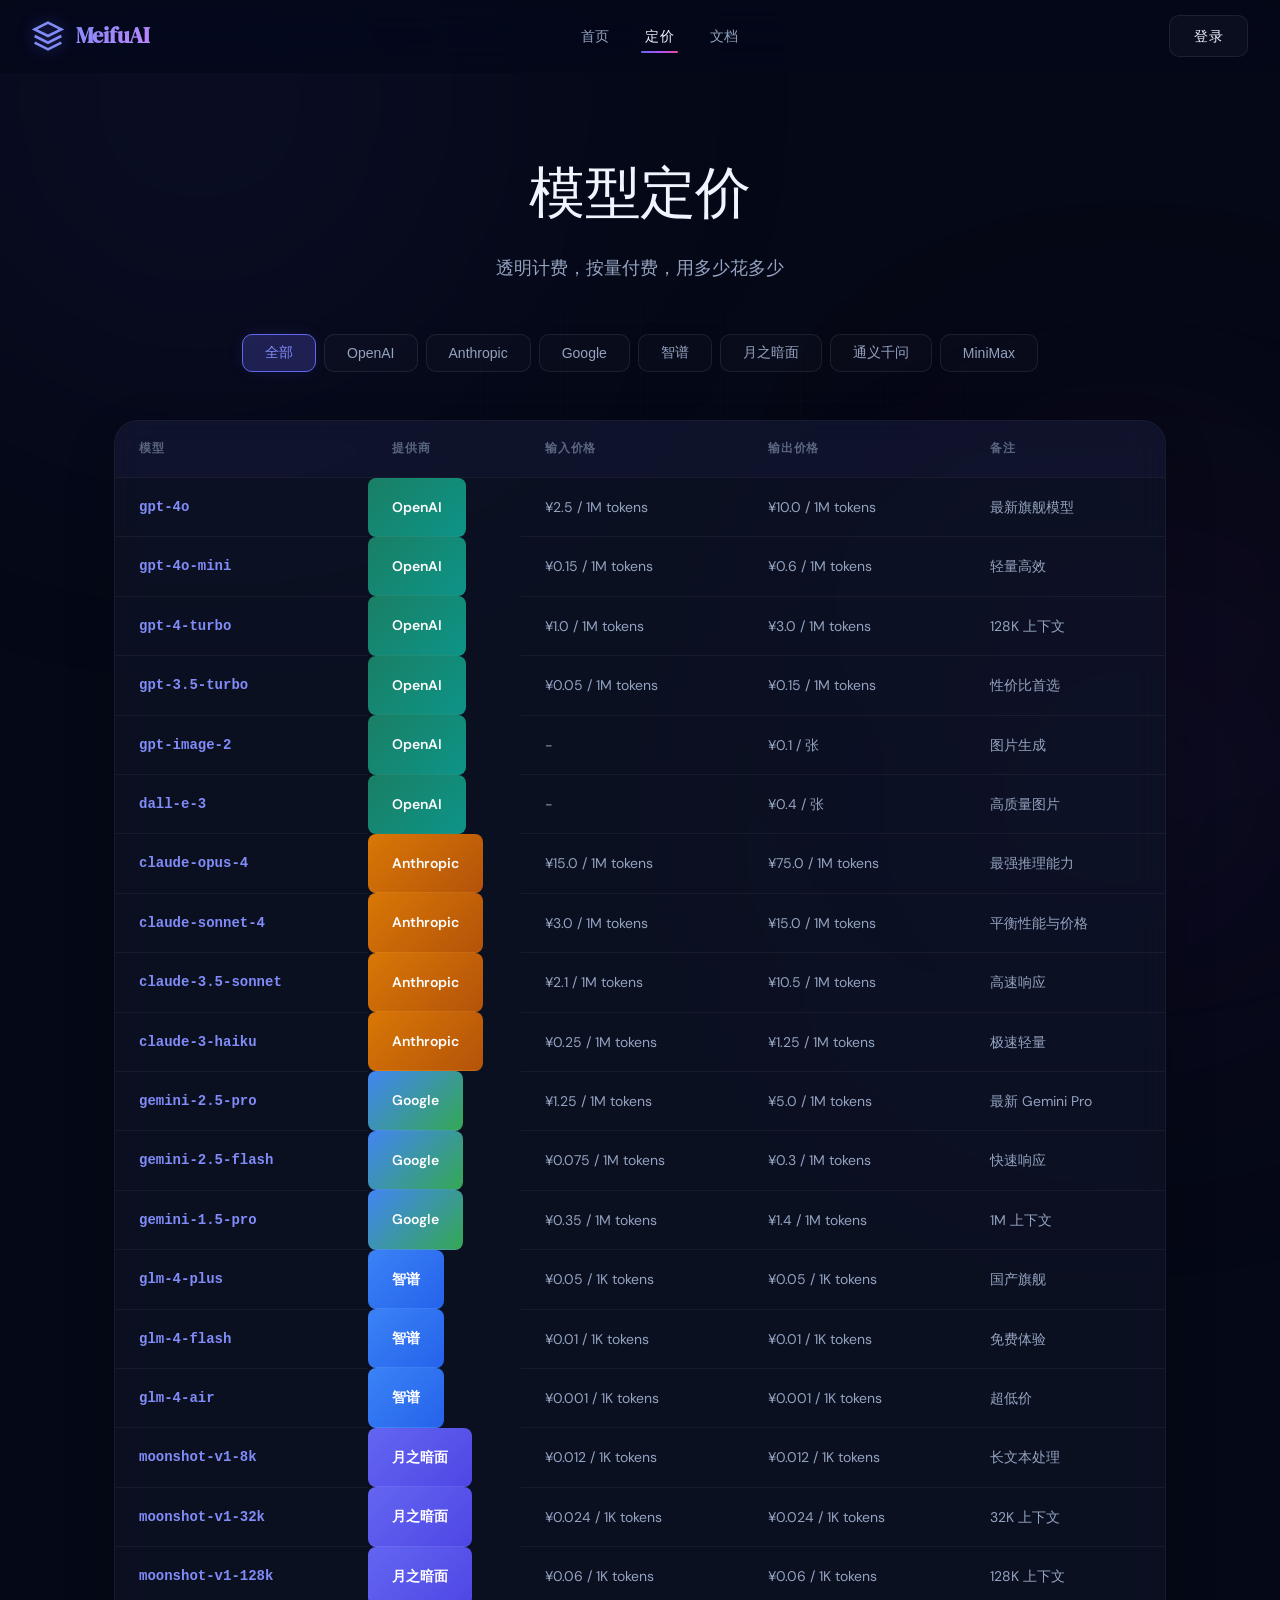
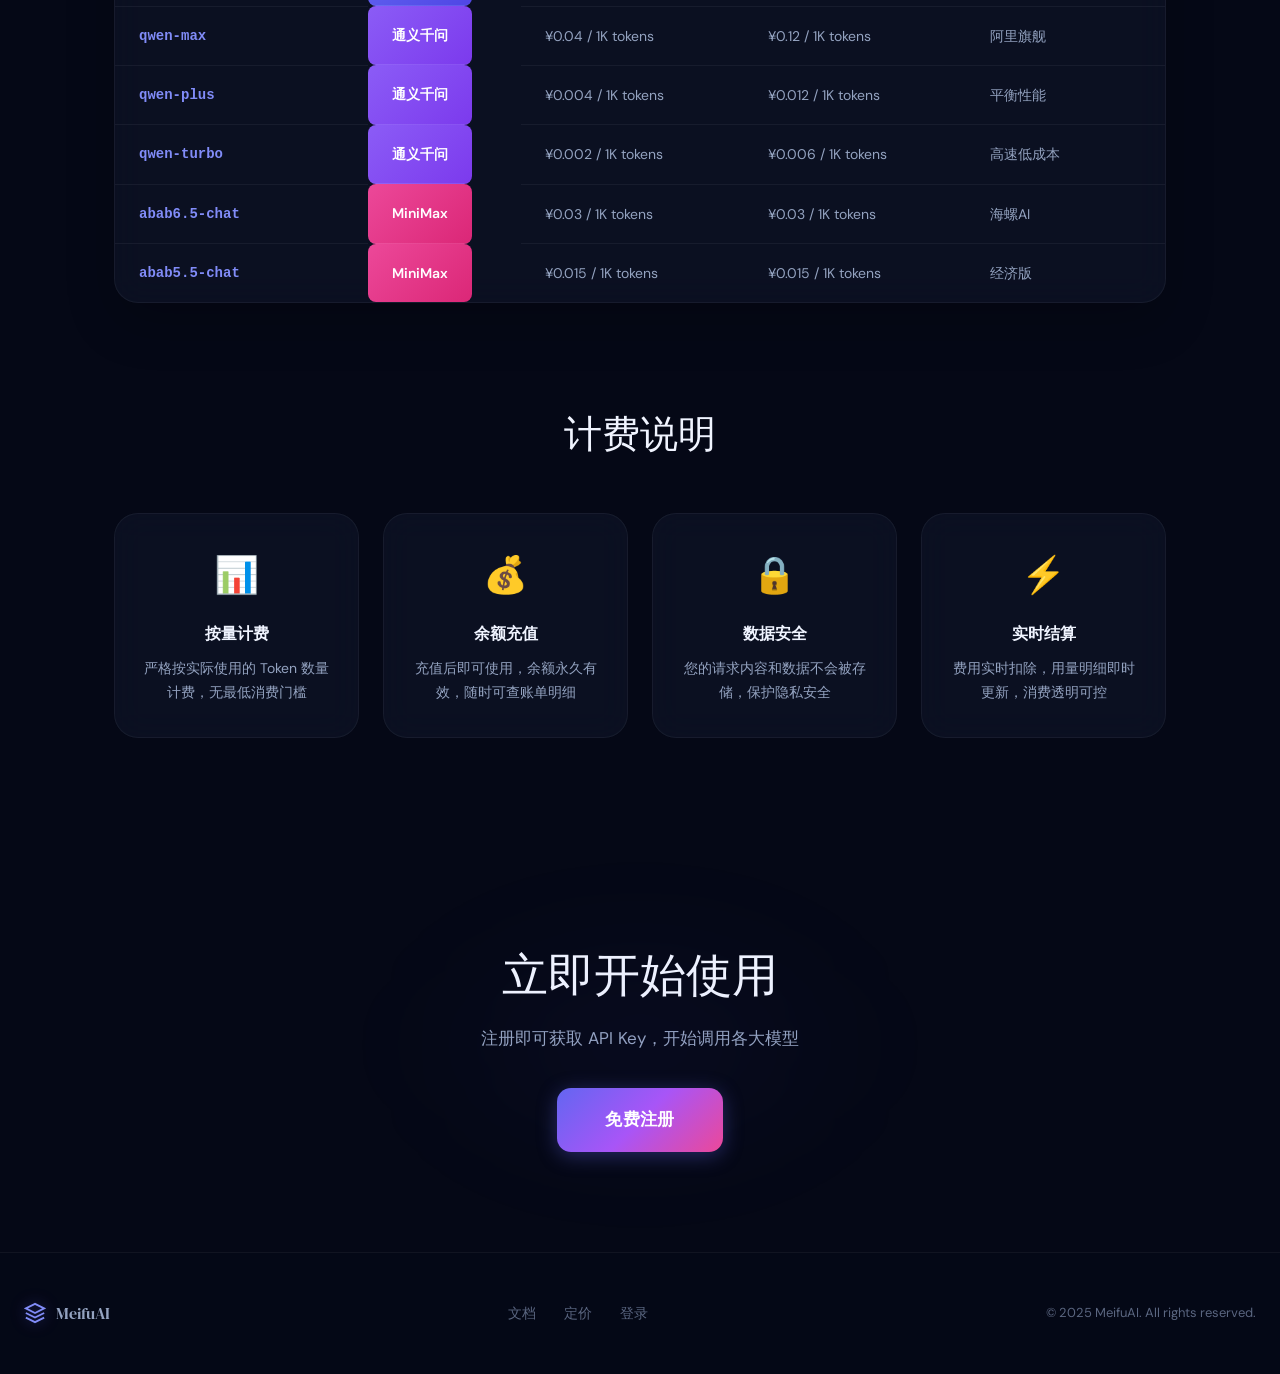
<file: pricing.html>
<!DOCTYPE html>
<html lang="zh-CN">
<head>
    <meta charset="UTF-8">
    <meta name="viewport" content="width=device-width, initial-scale=1.0">
    <title>定价 - MeifuAI</title>
    <link rel="icon" type="image/png" href="https://meifu.tech/logo.png">
    <link rel="preconnect" href="https://fonts.googleapis.com">
    <link rel="preconnect" href="https://fonts.gstatic.com" crossorigin>
    <link href="https://fonts.googleapis.com/css2?family=DM+Serif+Display:ital@0;1&family=DM+Sans:ital,opsz,wght@0,9..40,300;0,9..40,400;0,9..40,500;0,9..40,600&display=swap" rel="stylesheet">
    <link rel="stylesheet" href="css/style.css">
    <link rel="stylesheet" href="css/pricing.css">
</head>
<body>
    <!-- 背景装饰 -->
    <div class="bg-glow bg-glow-1"></div>
    <div class="bg-glow bg-glow-2"></div>
    <div class="bg-glow bg-glow-3"></div>
    <div class="bg-grid"></div>

    <!-- 导航栏 -->
    <nav class="navbar" id="navbar">
        <div class="nav-container">
            <a href="index.html" class="nav-logo">
                <svg class="logo-icon" viewBox="0 0 24 24" fill="none" stroke="currentColor" stroke-width="2">
                    <path d="M12 2L2 7l10 5 10-5-10-5z"/>
                    <path d="M2 17l10 5 10-5"/>
                    <path d="M2 12l10 5 10-5"/>
                </svg>
                <span class="logo-text">MeifuAI</span>
            </a>
            <div class="nav-links" id="navLinks">
                <a href="index.html" class="nav-link">首页</a>
                <a href="pricing.html" class="nav-link active">定价</a>
                <a href="docs.html" class="nav-link">文档</a>
            </div>
            <div class="nav-actions">
                <a href="login.html" class="btn-login">登录</a>
                <button class="mobile-toggle" id="mobileToggle" aria-label="菜单">
                    <span></span>
                    <span></span>
                    <span></span>
                </button>
            </div>
        </div>
    </nav>

    <!-- 主内容 -->
    <main class="pricing-main">
        <!-- 页面标题 -->
        <section class="pricing-header">
            <h1 class="pricing-title fade-in">模型定价</h1>
            <p class="pricing-desc fade-in">透明计费，按量付费，用多少花多少</p>
        </section>

        <!-- 筛选器 -->
        <section class="pricing-filters fade-in">
            <div class="filter-tabs">
                <button class="filter-tab active" data-filter="all">全部</button>
                <button class="filter-tab" data-filter="openai">OpenAI</button>
                <button class="filter-tab" data-filter="anthropic">Anthropic</button>
                <button class="filter-tab" data-filter="google">Google</button>
                <button class="filter-tab" data-filter="zhipu">智谱</button>
                <button class="filter-tab" data-filter="moonshot">月之暗面</button>
                <button class="filter-tab" data-filter="qwen">通义千问</button>
                <button class="filter-tab" data-filter="minimax">MiniMax</button>
            </div>
        </section>

        <!-- 定价表格 -->
        <section class="pricing-table-section fade-in">
            <div class="pricing-table-container">
                <table class="pricing-table">
                    <thead>
                        <tr>
                            <th>模型</th>
                            <th>提供商</th>
                            <th>输入价格</th>
                            <th>输出价格</th>
                            <th>备注</th>
                        </tr>
                    </thead>
                    <tbody id="pricingBody">
                        <!-- OpenAI GPT 系列 -->
                        <tr data-provider="openai">
                            <td class="model-name">gpt-4o</td>
                            <td class="provider-tag openai">OpenAI</td>
                            <td>¥2.5 / 1M tokens</td>
                            <td>¥10.0 / 1M tokens</td>
                            <td>最新旗舰模型</td>
                        </tr>
                        <tr data-provider="openai">
                            <td class="model-name">gpt-4o-mini</td>
                            <td class="provider-tag openai">OpenAI</td>
                            <td>¥0.15 / 1M tokens</td>
                            <td>¥0.6 / 1M tokens</td>
                            <td>轻量高效</td>
                        </tr>
                        <tr data-provider="openai">
                            <td class="model-name">gpt-4-turbo</td>
                            <td class="provider-tag openai">OpenAI</td>
                            <td>¥1.0 / 1M tokens</td>
                            <td>¥3.0 / 1M tokens</td>
                            <td>128K 上下文</td>
                        </tr>
                        <tr data-provider="openai">
                            <td class="model-name">gpt-3.5-turbo</td>
                            <td class="provider-tag openai">OpenAI</td>
                            <td>¥0.05 / 1M tokens</td>
                            <td>¥0.15 / 1M tokens</td>
                            <td>性价比首选</td>
                        </tr>
                        <tr data-provider="openai">
                            <td class="model-name">gpt-image-2</td>
                            <td class="provider-tag openai">OpenAI</td>
                            <td>-</td>
                            <td>¥0.1 / 张</td>
                            <td>图片生成</td>
                        </tr>
                        <tr data-provider="openai">
                            <td class="model-name">dall-e-3</td>
                            <td class="provider-tag openai">OpenAI</td>
                            <td>-</td>
                            <td>¥0.4 / 张</td>
                            <td>高质量图片</td>
                        </tr>
                        <!-- Anthropic Claude 系列 -->
                        <tr data-provider="anthropic">
                            <td class="model-name">claude-opus-4</td>
                            <td class="provider-tag anthropic">Anthropic</td>
                            <td>¥15.0 / 1M tokens</td>
                            <td>¥75.0 / 1M tokens</td>
                            <td>最强推理能力</td>
                        </tr>
                        <tr data-provider="anthropic">
                            <td class="model-name">claude-sonnet-4</td>
                            <td class="provider-tag anthropic">Anthropic</td>
                            <td>¥3.0 / 1M tokens</td>
                            <td>¥15.0 / 1M tokens</td>
                            <td>平衡性能与价格</td>
                        </tr>
                        <tr data-provider="anthropic">
                            <td class="model-name">claude-3.5-sonnet</td>
                            <td class="provider-tag anthropic">Anthropic</td>
                            <td>¥2.1 / 1M tokens</td>
                            <td>¥10.5 / 1M tokens</td>
                            <td>高速响应</td>
                        </tr>
                        <tr data-provider="anthropic">
                            <td class="model-name">claude-3-haiku</td>
                            <td class="provider-tag anthropic">Anthropic</td>
                            <td>¥0.25 / 1M tokens</td>
                            <td>¥1.25 / 1M tokens</td>
                            <td>极速轻量</td>
                        </tr>
                        <!-- Google Gemini 系列 -->
                        <tr data-provider="google">
                            <td class="model-name">gemini-2.5-pro</td>
                            <td class="provider-tag google">Google</td>
                            <td>¥1.25 / 1M tokens</td>
                            <td>¥5.0 / 1M tokens</td>
                            <td>最新 Gemini Pro</td>
                        </tr>
                        <tr data-provider="google">
                            <td class="model-name">gemini-2.5-flash</td>
                            <td class="provider-tag google">Google</td>
                            <td>¥0.075 / 1M tokens</td>
                            <td>¥0.3 / 1M tokens</td>
                            <td>快速响应</td>
                        </tr>
                        <tr data-provider="google">
                            <td class="model-name">gemini-1.5-pro</td>
                            <td class="provider-tag google">Google</td>
                            <td>¥0.35 / 1M tokens</td>
                            <td>¥1.4 / 1M tokens</td>
                            <td>1M 上下文</td>
                        </tr>
                        <!-- 智谱 GLM 系列 -->
                        <tr data-provider="zhipu">
                            <td class="model-name">glm-4-plus</td>
                            <td class="provider-tag zhipu">智谱</td>
                            <td>¥0.05 / 1K tokens</td>
                            <td>¥0.05 / 1K tokens</td>
                            <td>国产旗舰</td>
                        </tr>
                        <tr data-provider="zhipu">
                            <td class="model-name">glm-4-flash</td>
                            <td class="provider-tag zhipu">智谱</td>
                            <td>¥0.01 / 1K tokens</td>
                            <td>¥0.01 / 1K tokens</td>
                            <td>免费体验</td>
                        </tr>
                        <tr data-provider="zhipu">
                            <td class="model-name">glm-4-air</td>
                            <td class="provider-tag zhipu">智谱</td>
                            <td>¥0.001 / 1K tokens</td>
                            <td>¥0.001 / 1K tokens</td>
                            <td>超低价</td>
                        </tr>
                        <!-- 月之暗面 Kimi -->
                        <tr data-provider="moonshot">
                            <td class="model-name">moonshot-v1-8k</td>
                            <td class="provider-tag moonshot">月之暗面</td>
                            <td>¥0.012 / 1K tokens</td>
                            <td>¥0.012 / 1K tokens</td>
                            <td>长文本处理</td>
                        </tr>
                        <tr data-provider="moonshot">
                            <td class="model-name">moonshot-v1-32k</td>
                            <td class="provider-tag moonshot">月之暗面</td>
                            <td>¥0.024 / 1K tokens</td>
                            <td>¥0.024 / 1K tokens</td>
                            <td>32K 上下文</td>
                        </tr>
                        <tr data-provider="moonshot">
                            <td class="model-name">moonshot-v1-128k</td>
                            <td class="provider-tag moonshot">月之暗面</td>
                            <td>¥0.06 / 1K tokens</td>
                            <td>¥0.06 / 1K tokens</td>
                            <td>128K 上下文</td>
                        </tr>
                        <!-- 通义千问 Qwen -->
                        <tr data-provider="qwen">
                            <td class="model-name">qwen-max</td>
                            <td class="provider-tag qwen">通义千问</td>
                            <td>¥0.04 / 1K tokens</td>
                            <td>¥0.12 / 1K tokens</td>
                            <td>阿里旗舰</td>
                        </tr>
                        <tr data-provider="qwen">
                            <td class="model-name">qwen-plus</td>
                            <td class="provider-tag qwen">通义千问</td>
                            <td>¥0.004 / 1K tokens</td>
                            <td>¥0.012 / 1K tokens</td>
                            <td>平衡性能</td>
                        </tr>
                        <tr data-provider="qwen">
                            <td class="model-name">qwen-turbo</td>
                            <td class="provider-tag qwen">通义千问</td>
                            <td>¥0.002 / 1K tokens</td>
                            <td>¥0.006 / 1K tokens</td>
                            <td>高速低成本</td>
                        </tr>
                        <!-- MiniMax -->
                        <tr data-provider="minimax">
                            <td class="model-name">abab6.5-chat</td>
                            <td class="provider-tag minimax">MiniMax</td>
                            <td>¥0.03 / 1K tokens</td>
                            <td>¥0.03 / 1K tokens</td>
                            <td>海螺AI</td>
                        </tr>
                        <tr data-provider="minimax">
                            <td class="model-name">abab5.5-chat</td>
                            <td class="provider-tag minimax">MiniMax</td>
                            <td>¥0.015 / 1K tokens</td>
                            <td>¥0.015 / 1K tokens</td>
                            <td>经济版</td>
                        </tr>
                    </tbody>
                </table>
            </div>
        </section>

        <!-- 计费说明 -->
        <section class="pricing-notes fade-in">
            <h2 class="notes-title">计费说明</h2>
            <div class="notes-grid">
                <div class="note-card">
                    <div class="note-icon">📊</div>
                    <h3>按量计费</h3>
                    <p>严格按实际使用的 Token 数量计费，无最低消费门槛</p>
                </div>
                <div class="note-card">
                    <div class="note-icon">💰</div>
                    <h3>余额充值</h3>
                    <p>充值后即可使用，余额永久有效，随时可查账单明细</p>
                </div>
                <div class="note-card">
                    <div class="note-icon">🔒</div>
                    <h3>数据安全</h3>
                    <p>您的请求内容和数据不会被存储，保护隐私安全</p>
                </div>
                <div class="note-card">
                    <div class="note-icon">⚡</div>
                    <h3>实时结算</h3>
                    <p>费用实时扣除，用量明细即时更新，消费透明可控</p>
                </div>
            </div>
        </section>

        <!-- CTA -->
        <section class="pricing-cta fade-in">
            <h2>立即开始使用</h2>
            <p>注册即可获取 API Key，开始调用各大模型</p>
            <a href="register.html" class="btn-primary btn-large">免费注册</a>
        </section>
    </main>

    <!-- 页脚 -->
    <footer class="footer">
        <div class="footer-container">
            <div class="footer-brand">
                <svg class="logo-icon" viewBox="0 0 24 24" fill="none" stroke="currentColor" stroke-width="2">
                    <path d="M12 2L2 7l10 5 10-5-10-5z"/>
                    <path d="M2 17l10 5 10-5"/>
                    <path d="M2 12l10 5 10-5"/>
                </svg>
                <span>MeifuAI</span>
            </div>
            <div class="footer-links">
                <a href="docs.html">文档</a>
                <a href="pricing.html">定价</a>
                <a href="login.html">登录</a>
            </div>
            <div class="footer-copyright">
                &copy; 2025 MeifuAI. All rights reserved.
            </div>
        </div>
    </footer>

    <script src="js/main.js"></script>
    <script src="js/pricing.js"></script>
</body>
</html>
</file>
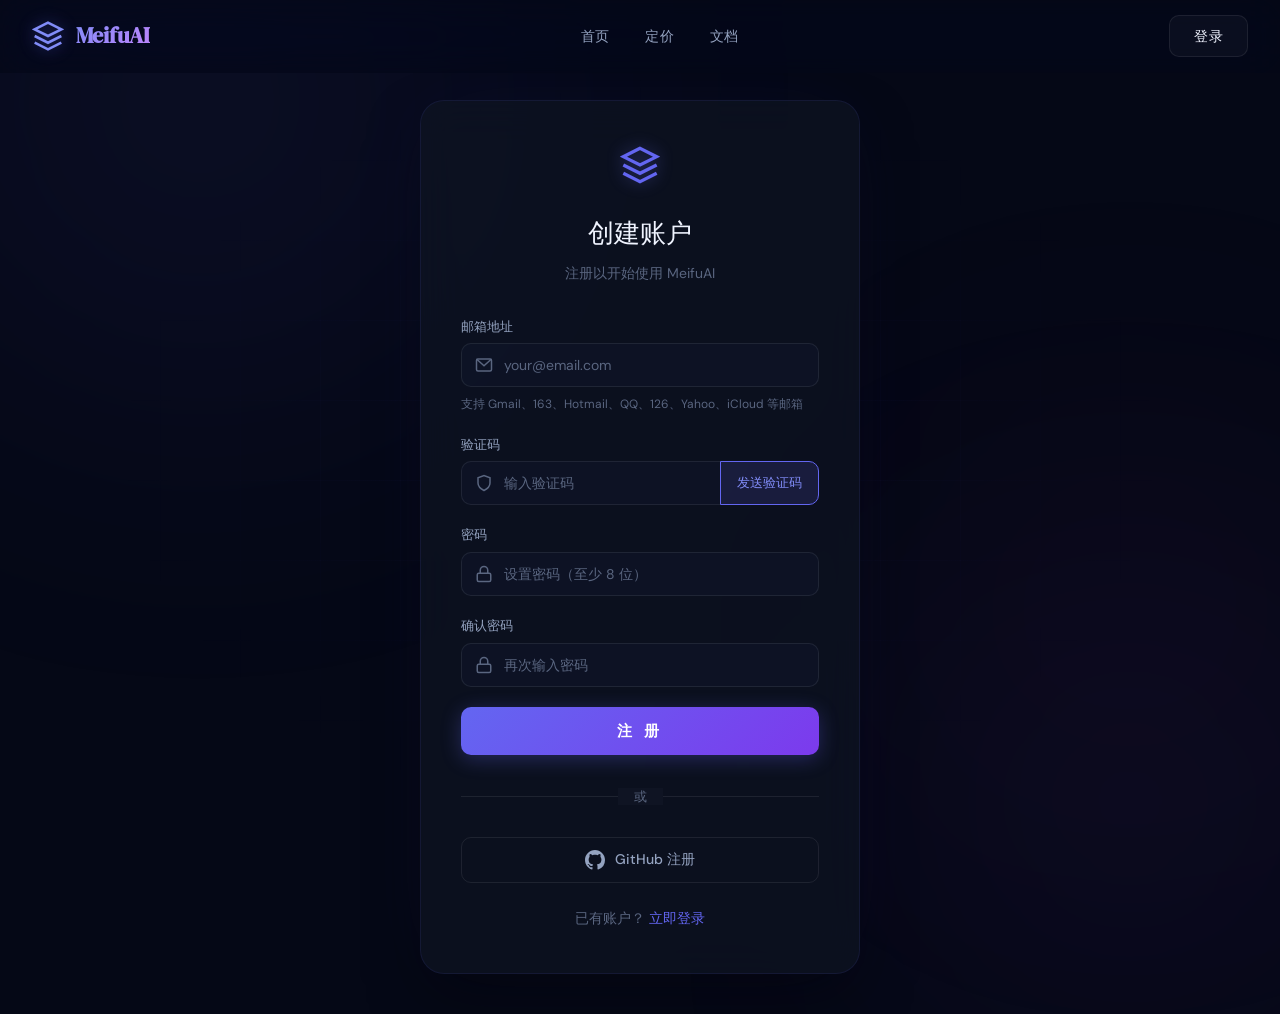
<file: register.html>
<!DOCTYPE html>
<html lang="zh-CN">
<head>
    <meta charset="UTF-8">
    <meta name="viewport" content="width=device-width, initial-scale=1.0">
    <title>注册 - MeifuAI</title>
    <link rel="icon" type="image/png" href="https://meifu.tech/logo.png">
    <link rel="preconnect" href="https://fonts.googleapis.com">
    <link rel="preconnect" href="https://fonts.gstatic.com" crossorigin>
    <link href="https://fonts.googleapis.com/css2?family=DM+Serif+Display:ital@0;1&family=DM+Sans:ital,opsz,wght@0,9..40,300;0,9..40,400;0,9..40,500;0,9..40,600&display=swap" rel="stylesheet">
    <link rel="stylesheet" href="css/style.css">
    <link rel="stylesheet" href="css/auth.css">
</head>
<body>
    <!-- 背景装饰 -->
    <div class="bg-glow bg-glow-1"></div>
    <div class="bg-glow bg-glow-2"></div>
    <div class="bg-glow bg-glow-3"></div>
    <div class="bg-grid"></div>

    <!-- 导航栏 -->
    <nav class="navbar" id="navbar">
        <div class="nav-container">
            <a href="index.html" class="nav-logo">
                <svg class="logo-icon" viewBox="0 0 24 24" fill="none" stroke="currentColor" stroke-width="2">
                    <path d="M12 2L2 7l10 5 10-5-10-5z"/>
                    <path d="M2 17l10 5 10-5"/>
                    <path d="M2 12l10 5 10-5"/>
                </svg>
                <span class="logo-text">MeifuAI</span>
            </a>
            <div class="nav-links" id="navLinks">
                <a href="index.html" class="nav-link">首页</a>
                <a href="pricing.html" class="nav-link">定价</a>
                <a href="docs.html" class="nav-link">文档</a>
            </div>
            <div class="nav-actions">
                <a href="login.html" class="btn-login">登录</a>
                <button class="mobile-toggle" id="mobileToggle" aria-label="菜单">
                    <span></span>
                    <span></span>
                    <span></span>
                </button>
            </div>
        </div>
    </nav>

    <!-- 主内容 -->
    <main class="auth-main">
        <div class="auth-container fade-in">
            <div class="auth-card">
                <div class="auth-header">
                    <div class="auth-logo">
                        <svg class="logo-icon" viewBox="0 0 24 24" fill="none" stroke="currentColor" stroke-width="2">
                            <path d="M12 2L2 7l10 5 10-5-10-5z"/>
                            <path d="M2 17l10 5 10-5"/>
                            <path d="M2 12l10 5 10-5"/>
                        </svg>
                    </div>
                    <h1 class="auth-title">创建账户</h1>
                    <p class="auth-subtitle">注册以开始使用 MeifuAI</p>
                </div>

                <form class="auth-form" id="registerForm">
                    <div class="form-group">
                        <label for="email">邮箱地址</label>
                        <div class="input-wrapper">
                            <svg class="input-icon" viewBox="0 0 24 24" fill="none" stroke="currentColor" stroke-width="2">
                                <rect x="2" y="4" width="20" height="16" rx="2"/>
                                <path d="M22 4L12 13 2 4"/>
                            </svg>
                            <input type="email" id="email" name="email" placeholder="your@email.com" required autocomplete="email">
                        </div>
                        <p class="form-hint">支持 Gmail、163、Hotmail、QQ、126、Yahoo、iCloud 等邮箱</p>
                    </div>

                    <div class="form-group">
                        <label for="verifyCode">验证码</label>
                        <div class="input-wrapper input-with-btn">
                            <svg class="input-icon" viewBox="0 0 24 24" fill="none" stroke="currentColor" stroke-width="2">
                                <path d="M12 22s8-4 8-10V5l-8-3-8 3v7c0 6 8 10 8 10z"/>
                            </svg>
                            <input type="text" id="verifyCode" name="verify_code" placeholder="输入验证码" required>
                            <button type="button" class="input-btn" id="sendCode">发送验证码</button>
                        </div>
                    </div>

                    <div class="form-group">
                        <label for="password">密码</label>
                        <div class="input-wrapper">
                            <svg class="input-icon" viewBox="0 0 24 24" fill="none" stroke="currentColor" stroke-width="2">
                                <rect x="3" y="11" width="18" height="11" rx="2" ry="2"/>
                                <path d="M7 11V7a5 5 0 0 1 10 0v4"/>
                            </svg>
                            <input type="password" id="password" name="password" placeholder="设置密码（至少 8 位）" required autocomplete="new-password" minlength="8">
                        </div>
                    </div>

                    <div class="form-group">
                        <label for="confirmPassword">确认密码</label>
                        <div class="input-wrapper">
                            <svg class="input-icon" viewBox="0 0 24 24" fill="none" stroke="currentColor" stroke-width="2">
                                <rect x="3" y="11" width="18" height="11" rx="2" ry="2"/>
                                <path d="M7 11V7a5 5 0 0 1 10 0v4"/>
                            </svg>
                            <input type="password" id="confirmPassword" name="confirm_password" placeholder="再次输入密码" required autocomplete="new-password">
                        </div>
                    </div>

                    <button type="submit" class="btn-auth">注 册</button>
                </form>

                <!-- 分隔线 -->
                <div class="auth-divider">
                    <span>或</span>
                </div>

                <!-- OAuth 注册 -->
                <div class="oauth-buttons">
                    <button class="oauth-btn" id="githubRegister">
                        <svg viewBox="0 0 24 24" fill="currentColor" width="20" height="20">
                            <path d="M12 0C5.37 0 0 5.37 0 12c0 5.31 3.435 9.795 8.205 11.385.6.105.825-.255.825-.57 0-.285-.015-1.23-.015-2.235-3.015.555-3.795-.735-4.035-1.41-.135-.345-.72-1.41-1.23-1.695-.42-.225-1.02-.78-.015-.795.945-.015 1.62.87 1.845 1.23 1.08 1.815 2.805 1.305 3.495.99.105-.78.42-1.305.765-1.605-2.67-.3-5.46-1.335-5.46-5.925 0-1.305.465-2.385 1.23-3.225-.12-.3-.54-1.53.12-3.18 0 0 1.005-.315 3.3 1.23.96-.27 1.98-.405 3-.405s2.04.135 3 .405c2.295-1.56 3.3-1.23 3.3-1.23.66 1.65.24 2.88.12 3.18.765.84 1.23 1.905 1.23 3.225 0 4.605-2.805 5.625-5.475 5.925.435.375.81 1.095.81 2.22 0 1.605-.015 2.895-.015 3.3 0 .315.225.69.825.57A12.02 12.02 0 0024 12c0-6.63-5.37-12-12-12z"/>
                        </svg>
                        GitHub 注册
                    </button>
                </div>

                <div class="auth-footer">
                    <p>已有账户？ <a href="login.html">立即登录</a></p>
                </div>
            </div>
        </div>
    </main>

    <script src="js/main.js"></script>
    <script src="js/auth.js"></script>
</body>
</html>
</file>
<file: css/style.css>
/* ============================
   MeifuAI - Premium Stylesheet
   ============================ */

:root {
    --bg-primary: #050816;
    --bg-secondary: #0a0f1e;
    --bg-card: rgba(15, 23, 42, 0.6);
    --bg-card-hover: rgba(20, 30, 55, 0.7);
    --text-primary: #f0f4ff;
    --text-secondary: #94a3c0;
    --text-muted: #5a6680;
    --accent: #6366f1;
    --accent-light: #818cf8;
    --accent-secondary: #a855f7;
    --accent-glow: rgba(99, 102, 241, 0.15);
    --accent-glow-strong: rgba(99, 102, 241, 0.25);
    --gradient-accent: linear-gradient(135deg, #6366f1, #a855f7, #ec4899);
    --gradient-accent-text: linear-gradient(135deg, #818cf8 0%, #c084fc 40%, #f472b6 100%);
    --gradient-hero: radial-gradient(ellipse 80% 50% at 50% -20%, rgba(99, 102, 241, 0.15), transparent),
                     radial-gradient(ellipse 60% 40% at 80% 50%, rgba(168, 85, 247, 0.08), transparent),
                     radial-gradient(ellipse 60% 40% at 20% 80%, rgba(236, 72, 153, 0.06), transparent),
                     linear-gradient(180deg, #050816 0%, #0a0f1e 40%, #080d1a 100%);
    --border: rgba(255, 255, 255, 0.05);
    --border-light: rgba(255, 255, 255, 0.08);
    --border-accent: rgba(99, 102, 241, 0.2);
    --font-display: 'DM Serif Display', Georgia, serif;
    --font-body: 'DM Sans', -apple-system, BlinkMacSystemFont, 'Segoe UI', sans-serif;
    --radius: 14px;
    --radius-lg: 24px;
    --shadow-card: 0 25px 60px -12px rgba(0, 0, 0, 0.5);
    --shadow-glow: 0 0 80px -20px rgba(99, 102, 241, 0.2);
    --transition: 0.3s cubic-bezier(0.4, 0, 0.2, 1);
}

*, *::before, *::after {
    margin: 0;
    padding: 0;
    box-sizing: border-box;
}

html {
    scroll-behavior: smooth;
    -webkit-font-smoothing: antialiased;
    -moz-osx-font-smoothing: grayscale;
}

body {
    font-family: var(--font-body);
    background: var(--bg-primary);
    color: var(--text-primary);
    line-height: 1.6;
    overflow-x: hidden;
    min-height: 100vh;
}

a {
    text-decoration: none;
    color: inherit;
    transition: color var(--transition);
}

/* ============================
   Background Effects
   ============================ */
.bg-glow {
    position: fixed;
    border-radius: 50%;
    filter: blur(140px);
    pointer-events: none;
    z-index: 0;
    animation: float-glow 20s ease-in-out infinite;
}

.bg-glow-1 {
    width: 800px;
    height: 800px;
    background: radial-gradient(circle, rgba(99, 102, 241, 0.12), transparent 70%);
    top: -300px;
    left: -200px;
}

.bg-glow-2 {
    width: 600px;
    height: 600px;
    background: radial-gradient(circle, rgba(168, 85, 247, 0.1), transparent 70%);
    bottom: -200px;
    right: -150px;
    animation-delay: -10s;
}

.bg-glow-3 {
    width: 500px;
    height: 500px;
    background: radial-gradient(circle, rgba(236, 72, 153, 0.07), transparent 70%);
    top: 40%;
    right: -100px;
    animation-delay: -5s;
}

@keyframes float-glow {
    0%, 100% { transform: translate(0, 0) scale(1); }
    33% { transform: translate(30px, -20px) scale(1.05); }
    66% { transform: translate(-20px, 15px) scale(0.95); }
}

.bg-grid {
    position: fixed;
    inset: 0;
    background-image:
        linear-gradient(rgba(99, 102, 241, 0.03) 1px, transparent 1px),
        linear-gradient(90deg, rgba(99, 102, 241, 0.03) 1px, transparent 1px);
    background-size: 80px 80px;
    pointer-events: none;
    z-index: 0;
    mask-image: radial-gradient(ellipse 60% 60% at 50% 50%, black 20%, transparent 70%);
    -webkit-mask-image: radial-gradient(ellipse 60% 60% at 50% 50%, black 20%, transparent 70%);
}

/* ============================
   Navbar
   ============================ */
.navbar {
    position: fixed;
    top: 0;
    left: 0;
    right: 0;
    z-index: 100;
    padding: 0 32px;
    transition: all 0.4s cubic-bezier(0.4, 0, 0.2, 1);
    backdrop-filter: blur(20px) saturate(180%);
    -webkit-backdrop-filter: blur(20px) saturate(180%);
    background: rgba(5, 8, 22, 0.7);
    border-bottom: 1px solid transparent;
}

.navbar.scrolled {
    background: rgba(5, 8, 22, 0.92);
    border-bottom-color: var(--border);
    box-shadow: 0 4px 30px rgba(0, 0, 0, 0.3), 0 0 60px -20px rgba(99, 102, 241, 0.1);
}

.nav-container {
    max-width: 1280px;
    margin: 0 auto;
    height: 72px;
    display: flex;
    align-items: center;
    justify-content: space-between;
}

.nav-logo {
    display: flex;
    align-items: center;
    gap: 12px;
    font-weight: 600;
    font-size: 18px;
    color: var(--text-primary);
}

.logo-icon {
    width: 32px;
    height: 32px;
    color: var(--accent-light);
    filter: drop-shadow(0 0 8px rgba(99, 102, 241, 0.4));
}

.logo-text {
    font-family: var(--font-display);
    font-size: 22px;
    background: linear-gradient(135deg, #818cf8, #c084fc);
    -webkit-background-clip: text;
    -webkit-text-fill-color: transparent;
    background-clip: text;
}

.nav-links {
    display: flex;
    gap: 36px;
}

.nav-link {
    font-size: 14px;
    font-weight: 500;
    color: var(--text-secondary);
    transition: all var(--transition);
    position: relative;
    letter-spacing: 0.3px;
}

.nav-link:hover,
.nav-link.active {
    color: var(--text-primary);
}

.nav-link.active::after {
    content: '';
    position: absolute;
    bottom: -6px;
    left: -4px;
    right: -4px;
    height: 2px;
    background: var(--gradient-accent);
    border-radius: 1px;
}

.nav-actions {
    display: flex;
    align-items: center;
    gap: 12px;
}

.btn-login {
    font-size: 14px;
    font-weight: 500;
    padding: 9px 24px;
    border-radius: 10px;
    color: var(--text-primary);
    border: 1px solid var(--border-light);
    background: rgba(255, 255, 255, 0.03);
    transition: all var(--transition);
    letter-spacing: 0.3px;
}

.btn-login:hover {
    border-color: var(--accent);
    color: var(--accent-light);
    background: var(--accent-glow);
    box-shadow: 0 0 20px -5px rgba(99, 102, 241, 0.2);
}

.mobile-toggle {
    display: none;
    flex-direction: column;
    gap: 5px;
    background: none;
    border: none;
    cursor: pointer;
    padding: 4px;
}

.mobile-toggle span {
    width: 22px;
    height: 2px;
    background: var(--text-secondary);
    border-radius: 2px;
    transition: all var(--transition);
}

/* ============================
   Hero Section
   ============================ */
.hero {
    position: relative;
    z-index: 1;
    min-height: 100vh;
    display: flex;
    flex-direction: column;
    align-items: center;
    justify-content: center;
    text-align: center;
    padding: 140px 24px 100px;
    background: var(--gradient-hero);
}

.hero::before {
    content: '';
    position: absolute;
    top: 20%;
    left: 50%;
    transform: translateX(-50%);
    width: 600px;
    height: 600px;
    background: radial-gradient(circle, rgba(99, 102, 241, 0.08), transparent 60%);
    pointer-events: none;
    filter: blur(80px);
}

.hero-badge {
    display: inline-flex;
    align-items: center;
    gap: 10px;
    padding: 10px 24px;
    border-radius: 50px;
    background: linear-gradient(135deg, rgba(99, 102, 241, 0.12), rgba(168, 85, 247, 0.08));
    border: 1px solid rgba(99, 102, 241, 0.2);
    font-size: 13px;
    font-weight: 500;
    color: var(--accent-light);
    margin-bottom: 40px;
    backdrop-filter: blur(10px);
}

.badge-dot {
    width: 8px;
    height: 8px;
    background: var(--accent);
    border-radius: 50%;
    box-shadow: 0 0 12px rgba(99, 102, 241, 0.6);
    animation: pulse-dot 2s ease-in-out infinite;
}

@keyframes pulse-dot {
    0%, 100% { opacity: 1; transform: scale(1); }
    50% { opacity: 0.5; transform: scale(1.3); }
}

.hero-title {
    font-family: var(--font-display);
    font-size: clamp(40px, 7vw, 80px);
    font-weight: 400;
    line-height: 1.08;
    margin-bottom: 28px;
    color: var(--text-primary);
    letter-spacing: -0.02em;
}

.hero-title em {
    font-style: italic;
    background: var(--gradient-accent-text);
    -webkit-background-clip: text;
    -webkit-text-fill-color: transparent;
    background-clip: text;
}

.hero-desc {
    font-size: clamp(17px, 2.2vw, 22px);
    color: var(--text-secondary);
    max-width: 640px;
    margin-bottom: 12px;
    line-height: 1.6;
}

.hero-sub {
    font-size: 16px;
    color: var(--text-muted);
    max-width: 520px;
    margin-bottom: 48px;
    line-height: 1.7;
}

.hero-actions {
    display: flex;
    gap: 16px;
    margin-bottom: 80px;
}

/* Buttons */
.btn-primary {
    display: inline-flex;
    align-items: center;
    gap: 8px;
    padding: 14px 32px;
    border-radius: 12px;
    font-size: 15px;
    font-weight: 600;
    background: var(--gradient-accent);
    color: #fff;
    border: none;
    cursor: pointer;
    transition: all var(--transition);
    box-shadow: 0 4px 20px rgba(99, 102, 241, 0.35);
    letter-spacing: 0.3px;
    position: relative;
    overflow: hidden;
}

.btn-primary::before {
    content: '';
    position: absolute;
    inset: 0;
    background: linear-gradient(135deg, rgba(255,255,255,0.15), transparent);
    opacity: 0;
    transition: opacity var(--transition);
}

.btn-primary:hover {
    transform: translateY(-2px);
    box-shadow: 0 8px 32px rgba(99, 102, 241, 0.45), 0 0 60px -10px rgba(168, 85, 247, 0.2);
}

.btn-primary:hover::before {
    opacity: 1;
}

.btn-secondary {
    display: inline-flex;
    align-items: center;
    gap: 8px;
    padding: 14px 32px;
    border-radius: 12px;
    font-size: 15px;
    font-weight: 500;
    background: rgba(255, 255, 255, 0.03);
    color: var(--text-secondary);
    border: 1px solid var(--border-light);
    cursor: pointer;
    transition: all var(--transition);
    backdrop-filter: blur(10px);
}

.btn-secondary:hover {
    border-color: rgba(99, 102, 241, 0.3);
    color: var(--accent-light);
    background: var(--accent-glow);
    transform: translateY(-2px);
}

.btn-large {
    padding: 18px 48px;
    font-size: 17px;
    border-radius: 14px;
}

/* ============================
   Terminal
   ============================ */
.terminal-container {
    position: relative;
    display: flex;
    flex-direction: column;
    align-items: center;
    gap: 20px;
}

.terminal-container::before {
    content: '';
    position: absolute;
    top: 50%;
    left: 50%;
    transform: translate(-50%, -50%);
    width: 120%;
    height: 120%;
    background: radial-gradient(ellipse at center, rgba(99, 102, 241, 0.06), transparent 60%);
    pointer-events: none;
}

.terminal-window {
    width: 560px;
    max-width: 90vw;
    background: linear-gradient(160deg, rgba(20, 27, 45, 0.95), rgba(10, 15, 30, 0.98));
    border-radius: 18px;
    box-shadow:
        0 30px 60px -15px rgba(0, 0, 0, 0.5),
        0 0 0 1px rgba(99, 102, 241, 0.1),
        inset 0 1px rgba(255, 255, 255, 0.06);
    overflow: hidden;
    transform: perspective(1200px) rotateX(2deg) rotateY(-3deg);
    transition: transform 0.4s cubic-bezier(0.4, 0, 0.2, 1);
    backdrop-filter: blur(20px);
}

.terminal-window:hover {
    transform: perspective(1200px) rotateX(0) rotateY(0) translateY(-6px);
    box-shadow:
        0 40px 80px -20px rgba(0, 0, 0, 0.5),
        0 0 0 1px rgba(99, 102, 241, 0.2),
        0 0 60px -10px rgba(99, 102, 241, 0.1),
        inset 0 1px rgba(255, 255, 255, 0.06);
}

.terminal-header {
    display: flex;
    align-items: center;
    padding: 14px 18px;
    background: rgba(255, 255, 255, 0.02);
    border-bottom: 1px solid rgba(255, 255, 255, 0.04);
}

.terminal-buttons {
    display: flex;
    gap: 8px;
}

.terminal-buttons span {
    width: 12px;
    height: 12px;
    border-radius: 50%;
}

.btn-close { background: #ef4444; }
.btn-minimize { background: #eab308; }
.btn-maximize { background: #22c55e; }

.terminal-title {
    flex: 1;
    text-align: center;
    font-size: 12px;
    font-family: ui-monospace, monospace;
    color: var(--text-muted);
    margin-right: 52px;
    letter-spacing: 1px;
}

.terminal-body {
    padding: 24px 28px;
    font-family: ui-monospace, 'Fira Code', monospace;
    font-size: 14px;
    line-height: 2;
}

.code-line {
    display: flex;
    align-items: center;
    gap: 8px;
    flex-wrap: wrap;
    opacity: 0;
    animation: line-appear 0.5s ease forwards;
}

.line-1 { animation-delay: 0.3s; }
.line-2 { animation-delay: 1.0s; }
.line-3 { animation-delay: 1.8s; }
.line-4 { animation-delay: 2.5s; }
.line-5 { animation-delay: 3.2s; }

@keyframes line-appear {
    from { opacity: 0; transform: translateY(5px); }
    to { opacity: 1; transform: translateY(0); }
}

.code-prompt { color: #a78bfa; font-weight: 700; }
.code-cmd { color: #60a5fa; }
.code-flag { color: #c084fc; }
.code-url { color: #818cf8; }
.code-comment { color: var(--text-muted); font-style: italic; }
.code-success {
    color: #4ade80;
    background: rgba(74, 222, 128, 0.1);
    padding: 2px 10px;
    border-radius: 6px;
    font-weight: 600;
}
.code-response { color: #fbbf24; }

.cursor {
    display: inline-block;
    width: 8px;
    height: 16px;
    background: #a78bfa;
    animation: blink 1s step-end infinite;
}

@keyframes blink {
    0%, 50% { opacity: 1; }
    51%, 100% { opacity: 0; }
}

.terminal-link {
    font-size: 13px;
    color: var(--accent-light);
    transition: all var(--transition);
    letter-spacing: 0.3px;
}

.terminal-link:hover {
    color: #c084fc;
    text-shadow: 0 0 20px rgba(168, 85, 247, 0.3);
}

/* ============================
   Features Section
   ============================ */
.features {
    position: relative;
    z-index: 1;
    padding: 100px 24px;
    max-width: 1280px;
    margin: 0 auto;
}

.features-grid {
    display: grid;
    grid-template-columns: repeat(4, 1fr);
    gap: 24px;
}

.feature-card {
    padding: 36px 32px;
    border-radius: var(--radius-lg);
    background: var(--bg-card);
    border: 1px solid var(--border);
    backdrop-filter: blur(16px);
    -webkit-backdrop-filter: blur(16px);
    transition: all 0.4s cubic-bezier(0.4, 0, 0.2, 1);
    position: relative;
    overflow: hidden;
}

.feature-card::before {
    content: '';
    position: absolute;
    top: 0;
    left: 0;
    right: 0;
    height: 1px;
    background: linear-gradient(90deg, transparent, rgba(99, 102, 241, 0.3), transparent);
    opacity: 0;
    transition: opacity 0.4s ease;
}

.feature-card:hover {
    border-color: rgba(99, 102, 241, 0.15);
    background: var(--bg-card-hover);
    transform: translateY(-6px);
    box-shadow:
        0 25px 50px rgba(0, 0, 0, 0.3),
        0 0 60px -15px rgba(99, 102, 241, 0.1);
}

.feature-card:hover::before {
    opacity: 1;
}

.feature-icon {
    font-size: 36px;
    margin-bottom: 24px;
}

.feature-title {
    font-size: 18px;
    font-weight: 600;
    margin-bottom: 14px;
    color: var(--text-primary);
    letter-spacing: 0.2px;
}

.feature-desc {
    font-size: 14px;
    line-height: 1.8;
    color: var(--text-secondary);
}

/* ============================
   Models Section
   ============================ */
.models {
    position: relative;
    z-index: 1;
    padding: 100px 24px;
    overflow: hidden;
}

.section-title {
    text-align: center;
    font-family: var(--font-display);
    font-size: clamp(30px, 4vw, 48px);
    font-weight: 400;
    margin-bottom: 56px;
    color: var(--text-primary);
    letter-spacing: -0.01em;
}

.models-marquee {
    width: 100%;
    overflow: hidden;
    mask-image: linear-gradient(90deg, transparent, black 10%, black 90%, transparent);
    -webkit-mask-image: linear-gradient(90deg, transparent, black 10%, black 90%, transparent);
}

.marquee-track {
    display: flex;
    gap: 20px;
    animation: marquee 30s linear infinite;
    width: max-content;
}

@keyframes marquee {
    0% { transform: translateX(0); }
    100% { transform: translateX(-50%); }
}

.marquee-track:hover {
    animation-play-state: paused;
}

.model-item {
    display: flex;
    align-items: center;
    gap: 14px;
    padding: 18px 28px;
    border-radius: 16px;
    background: var(--bg-card);
    border: 1px solid var(--border);
    white-space: nowrap;
    transition: all 0.4s cubic-bezier(0.4, 0, 0.2, 1);
    flex-shrink: 0;
    backdrop-filter: blur(10px);
}

.model-item:hover {
    border-color: rgba(99, 102, 241, 0.25);
    background: var(--accent-glow);
    transform: translateY(-2px);
    box-shadow: 0 10px 30px rgba(0, 0, 0, 0.2), 0 0 40px -10px rgba(99, 102, 241, 0.1);
}

.model-logo {
    width: 40px;
    height: 40px;
    border-radius: 10px;
    display: flex;
    align-items: center;
    justify-content: center;
    font-size: 14px;
    font-weight: 700;
    color: #fff;
    flex-shrink: 0;
}

.model-logo.openai { background: linear-gradient(135deg, #1a7f64, #0d9488); }
.model-logo.openai::after { content: 'GPT'; font-size: 10px; }
.model-logo.anthropic { background: linear-gradient(135deg, #d97706, #b45309); }
.model-logo.anthropic::after { content: 'CL'; font-size: 12px; }
.model-logo.google { background: linear-gradient(135deg, #4285f4, #34a853); }
.model-logo.google::after { content: 'G'; font-size: 16px; }
.model-logo.zhipu { background: linear-gradient(135deg, #3b82f6, #2563eb); }
.model-logo.zhipu::after { content: 'GLM'; font-size: 9px; }
.model-logo.moonshot { background: linear-gradient(135deg, #6366f1, #4f46e5); }
.model-logo.moonshot::after { content: 'K'; font-size: 16px; }
.model-logo.minimax { background: linear-gradient(135deg, #ec4899, #db2777); }
.model-logo.minimax::after { content: 'MM'; font-size: 10px; }
.model-logo.qwen { background: linear-gradient(135deg, #8b5cf6, #7c3aed); }
.model-logo.qwen::after { content: 'Q'; font-size: 16px; }
.model-logo.more { background: linear-gradient(135deg, #64748b, #475569); }
.model-logo.more::after { content: '+'; font-size: 18px; }

.model-item span {
    font-size: 14px;
    font-weight: 500;
    color: var(--text-secondary);
}

/* ============================
   CTA Section
   ============================ */
.cta {
    position: relative;
    z-index: 1;
    padding: 140px 24px;
    text-align: center;
}

.cta::before {
    content: '';
    position: absolute;
    top: 50%;
    left: 50%;
    transform: translate(-50%, -50%);
    width: 800px;
    height: 400px;
    background: radial-gradient(ellipse, rgba(99, 102, 241, 0.08), transparent 60%);
    pointer-events: none;
    filter: blur(60px);
}

.cta-content {
    max-width: 700px;
    margin: 0 auto;
}

.cta-title {
    font-family: var(--font-display);
    font-size: clamp(30px, 4vw, 52px);
    font-weight: 400;
    margin-bottom: 24px;
    color: var(--text-primary);
    letter-spacing: -0.01em;
}

.cta-title em {
    font-style: italic;
    background: var(--gradient-accent-text);
    -webkit-background-clip: text;
    -webkit-text-fill-color: transparent;
    background-clip: text;
}

.cta-desc {
    font-size: 17px;
    color: var(--text-secondary);
    margin-bottom: 44px;
    line-height: 1.7;
}

.cta-actions {
    display: flex;
    justify-content: center;
    gap: 16px;
}

/* ============================
   Footer
   ============================ */
.footer {
    position: relative;
    z-index: 1;
    border-top: 1px solid var(--border);
    padding: 48px 24px;
    background: rgba(5, 8, 22, 0.5);
}

.footer-container {
    max-width: 1280px;
    margin: 0 auto;
    display: flex;
    align-items: center;
    justify-content: space-between;
}

.footer-brand {
    display: flex;
    align-items: center;
    gap: 10px;
    font-family: var(--font-display);
    font-size: 16px;
    color: var(--text-secondary);
}

.footer-brand .logo-icon {
    width: 22px;
    height: 22px;
    color: var(--accent-light);
}

.footer-links {
    display: flex;
    gap: 28px;
}

.footer-links a {
    font-size: 14px;
    color: var(--text-muted);
    transition: all var(--transition);
}

.footer-links a:hover {
    color: var(--accent-light);
}

.footer-copyright {
    font-size: 13px;
    color: var(--text-muted);
}

/* ============================
   Animations
   ============================ */
.fade-in {
    opacity: 0;
    transform: translateY(30px);
    transition: opacity 0.8s cubic-bezier(0.4, 0, 0.2, 1), transform 0.8s cubic-bezier(0.4, 0, 0.2, 1);
}

.fade-in.visible {
    opacity: 1;
    transform: translateY(0);
}

/* ============================
   Responsive Design
   ============================ */
@media (max-width: 1024px) {
    .features-grid {
        grid-template-columns: repeat(2, 1fr);
    }
}

@media (max-width: 768px) {
    .nav-links {
        display: none;
    }

    .mobile-toggle {
        display: flex;
    }

    .nav-links.active {
        display: flex;
        position: absolute;
        top: 72px;
        left: 0;
        right: 0;
        flex-direction: column;
        background: rgba(5, 8, 22, 0.98);
        padding: 24px;
        gap: 16px;
        border-bottom: 1px solid var(--border);
    }

    .hero {
        padding: 110px 16px 60px;
    }

    .hero-actions {
        flex-direction: column;
        align-items: center;
    }

    .features-grid {
        grid-template-columns: 1fr;
    }

    .features {
        padding: 60px 16px;
    }

    .models {
        padding: 60px 16px;
    }

    .cta {
        padding: 80px 16px;
    }

    .terminal-window {
        transform: none;
    }

    .terminal-window:hover {
        transform: translateY(-2px);
    }

    .terminal-body {
        font-size: 12px;
    }

    .footer-container {
        flex-direction: column;
        gap: 16px;
        text-align: center;
    }
}

@media (max-width: 480px) {
    .hero-title {
        font-size: 28px;
    }

    .terminal-body {
        padding: 16px;
    }

    .hero-actions {
        margin-bottom: 48px;
    }
}
</file>
<file: css/docs.css>
/* ============================
   Docs Page Styles
   ============================ */

.docs-main {
    position: relative;
    z-index: 1;
    display: flex;
    padding-top: 64px;
    min-height: 100vh;
}

/* Sidebar */
.docs-sidebar {
    position: fixed;
    top: 64px;
    left: 0;
    bottom: 0;
    width: 260px;
    background: rgba(10, 14, 26, 0.95);
    border-right: 1px solid var(--border);
    padding: 24px 0;
    overflow-y: auto;
    backdrop-filter: blur(12px);
    z-index: 10;
}

.sidebar-header {
    padding: 0 20px 16px;
    border-bottom: 1px solid var(--border);
    margin-bottom: 8px;
}

.sidebar-header h3 {
    font-size: 14px;
    font-weight: 600;
    color: var(--text-muted);
    text-transform: uppercase;
    letter-spacing: 0.5px;
}

.sidebar-nav {
    display: flex;
    flex-direction: column;
}

.sidebar-link {
    display: block;
    padding: 10px 20px;
    font-size: 14px;
    color: var(--text-secondary);
    transition: all var(--transition);
    border-left: 3px solid transparent;
}

.sidebar-link:hover {
    color: var(--text-primary);
    background: rgba(255, 255, 255, 0.02);
}

.sidebar-link.active {
    color: var(--accent);
    border-left-color: var(--accent);
    background: var(--accent-glow);
}

/* Content */
.docs-content {
    flex: 1;
    margin-left: 260px;
    padding: 80px 48px 80px;
    max-width: 900px;
}

/* Sections */
.docs-section {
    margin-bottom: 64px;
    scroll-margin-top: 80px;
}

.docs-section h1 {
    font-family: var(--font-display);
    font-size: 32px;
    font-weight: 400;
    color: var(--text-primary);
    margin-bottom: 16px;
    padding-bottom: 12px;
    border-bottom: 1px solid var(--border);
}

.docs-section h2 {
    font-size: 20px;
    font-weight: 600;
    color: var(--text-primary);
    margin-top: 36px;
    margin-bottom: 16px;
}

.docs-intro {
    font-size: 16px;
    line-height: 1.7;
    color: var(--text-secondary);
    margin-bottom: 32px;
}

.docs-section p {
    font-size: 15px;
    line-height: 1.7;
    color: var(--text-secondary);
    margin-bottom: 16px;
}

.docs-section a {
    color: var(--accent);
    transition: color var(--transition);
}

.docs-section a:hover {
    color: var(--accent-light);
}

/* Info Card */
.info-card {
    display: flex;
    align-items: flex-start;
    gap: 16px;
    padding: 20px 24px;
    border-radius: var(--radius);
    background: var(--accent-glow);
    border: 1px solid rgba(20, 184, 166, 0.15);
    margin-bottom: 24px;
}

.info-card.warning {
    background: rgba(234, 179, 8, 0.08);
    border-color: rgba(234, 179, 8, 0.15);
}

.info-icon {
    font-size: 24px;
    flex-shrink: 0;
}

.info-card strong {
    display: block;
    font-size: 14px;
    color: var(--text-primary);
    margin-bottom: 4px;
}

.info-card p {
    font-size: 14px;
    color: var(--text-secondary);
    margin: 0;
}

.info-card code {
    display: block;
    margin-top: 8px;
    padding: 8px 12px;
    background: rgba(0, 0, 0, 0.3);
    border-radius: 6px;
    font-size: 13px;
    color: var(--accent-light);
}

/* Steps */
.steps {
    display: flex;
    flex-direction: column;
    gap: 24px;
    margin-top: 24px;
}

.step {
    display: flex;
    gap: 20px;
    align-items: flex-start;
}

.step-num {
    width: 36px;
    height: 36px;
    border-radius: 50%;
    background: linear-gradient(135deg, var(--accent), #0d9488);
    color: #fff;
    display: flex;
    align-items: center;
    justify-content: center;
    font-weight: 700;
    font-size: 16px;
    flex-shrink: 0;
}

.step-content h3 {
    font-size: 16px;
    font-weight: 600;
    color: var(--text-primary);
    margin-bottom: 4px;
}

.step-content p {
    font-size: 14px;
    color: var(--text-secondary);
}

/* Code Block */
.code-block {
    border-radius: var(--radius);
    border: 1px solid var(--border);
    overflow: hidden;
    margin-bottom: 24px;
    background: #0d1117;
}

.code-header {
    display: flex;
    align-items: center;
    justify-content: space-between;
    padding: 10px 16px;
    background: rgba(255, 255, 255, 0.04);
    border-bottom: 1px solid var(--border);
}

.code-header span {
    font-size: 12px;
    font-weight: 500;
    color: var(--text-muted);
    text-transform: uppercase;
}

.copy-btn {
    padding: 4px 12px;
    border-radius: 6px;
    font-size: 12px;
    font-weight: 500;
    background: transparent;
    border: 1px solid var(--border-light);
    color: var(--text-muted);
    cursor: pointer;
    transition: all var(--transition);
}

.copy-btn:hover {
    border-color: var(--accent);
    color: var(--accent);
}

.code-block pre {
    padding: 16px 20px;
    overflow-x: auto;
    font-family: ui-monospace, 'Fira Code', monospace;
    font-size: 13px;
    line-height: 1.7;
    color: #e6edf3;
}

.code-block code {
    font-family: inherit;
}

/* Inline code */
.docs-section code {
    padding: 2px 6px;
    border-radius: 4px;
    background: rgba(255, 255, 255, 0.06);
    font-family: ui-monospace, 'Fira Code', monospace;
    font-size: 13px;
    color: var(--accent-light);
}

/* API Endpoint */
.api-endpoint {
    display: flex;
    align-items: center;
    gap: 12px;
    padding: 14px 20px;
    border-radius: var(--radius);
    background: var(--bg-card);
    border: 1px solid var(--border);
    margin-bottom: 24px;
}

.api-endpoint code {
    font-size: 14px;
    padding: 0;
    background: none;
}

.method {
    padding: 4px 10px;
    border-radius: 6px;
    font-size: 12px;
    font-weight: 700;
    color: #fff;
    text-transform: uppercase;
}

.method.get { background: #22c55e; }
.method.post { background: #3b82f6; }
.method.put { background: #eab308; }
.method.delete { background: #ef4444; }

/* Param Table */
.param-table-container {
    overflow-x: auto;
    border-radius: var(--radius);
    border: 1px solid var(--border);
    margin-bottom: 24px;
}

.param-table {
    width: 100%;
    border-collapse: collapse;
    min-width: 500px;
}

.param-table thead {
    background: rgba(255, 255, 255, 0.03);
}

.param-table th {
    padding: 12px 20px;
    text-align: left;
    font-size: 12px;
    font-weight: 600;
    color: var(--text-muted);
    text-transform: uppercase;
    letter-spacing: 0.5px;
    border-bottom: 1px solid var(--border);
}

.param-table td {
    padding: 12px 20px;
    font-size: 14px;
    color: var(--text-secondary);
    border-bottom: 1px solid var(--border);
}

.param-table tbody tr:last-child td {
    border-bottom: none;
}

.param-table td code {
    font-size: 12px;
    padding: 2px 6px;
}

/* Responsive */
@media (max-width: 1024px) {
    .docs-sidebar {
        width: 220px;
    }

    .docs-content {
        margin-left: 220px;
        padding: 60px 32px;
    }
}

@media (max-width: 768px) {
    .docs-sidebar {
        transform: translateX(-100%);
        transition: transform var(--transition);
        width: 260px;
    }

    .docs-sidebar.open {
        transform: translateX(0);
    }

    .docs-content {
        margin-left: 0;
        padding: 60px 20px;
    }

    .docs-section h1 {
        font-size: 26px;
    }
}
</file>
<file: css/auth.css>
/* ============================
   Auth Pages (Login / Register)
   ============================ */

.auth-main {
    position: relative;
    z-index: 1;
    min-height: 100vh;
    display: flex;
    align-items: center;
    justify-content: center;
    padding: 100px 24px 40px;
}

.auth-container {
    width: 100%;
    max-width: 440px;
}

.auth-card {
    background: rgba(15, 20, 35, 0.7);
    border: 1px solid rgba(99, 102, 241, 0.1);
    border-radius: var(--radius-lg);
    backdrop-filter: blur(20px);
    -webkit-backdrop-filter: blur(20px);
    padding: 44px 40px;
    box-shadow:
        var(--shadow-card),
        0 0 80px -20px rgba(99, 102, 241, 0.1);
}

/* Header */
.auth-header {
    text-align: center;
    margin-bottom: 32px;
}

.auth-logo {
    margin-bottom: 20px;
}

.auth-logo .logo-icon {
    width: 40px;
    height: 40px;
    color: var(--accent);
}

.auth-title {
    font-family: var(--font-display);
    font-size: 26px;
    font-weight: 400;
    margin-bottom: 8px;
    color: var(--text-primary);
}

.auth-subtitle {
    font-size: 14px;
    color: var(--text-muted);
}

/* Form */
.auth-form {
    display: flex;
    flex-direction: column;
    gap: 20px;
}

.form-group {
    display: flex;
    flex-direction: column;
    gap: 6px;
}

.form-group label {
    font-size: 13px;
    font-weight: 500;
    color: var(--text-secondary);
}

.form-hint {
    font-size: 12px;
    color: var(--text-muted);
    margin-top: 2px;
}

.input-wrapper {
    position: relative;
    display: flex;
    align-items: center;
}

.input-icon {
    position: absolute;
    left: 14px;
    width: 18px;
    height: 18px;
    color: var(--text-muted);
    pointer-events: none;
    z-index: 1;
}

.input-wrapper input {
    width: 100%;
    padding: 12px 14px 12px 42px;
    border-radius: 10px;
    border: 1px solid var(--border-light);
    background: rgba(15, 23, 42, 0.6);
    color: var(--text-primary);
    font-size: 14px;
    font-family: var(--font-body);
    transition: all var(--transition);
    outline: none;
}

.input-wrapper input::placeholder {
    color: var(--text-muted);
}

.input-wrapper input:focus {
    border-color: var(--accent);
    background: rgba(15, 23, 42, 0.8);
    box-shadow: 0 0 0 3px var(--accent-glow);
}

.input-with-btn {
    gap: 0;
}

.input-with-btn input {
    border-top-right-radius: 0;
    border-bottom-right-radius: 0;
    border-right: none;
}

.input-btn {
    padding: 12px 16px;
    border-top-right-radius: 10px;
    border-bottom-right-radius: 10px;
    border: 1px solid var(--accent);
    background: var(--accent-glow);
    color: var(--accent-light);
    font-size: 13px;
    font-weight: 500;
    white-space: nowrap;
    cursor: pointer;
    transition: all var(--transition);
}

.input-btn:hover {
    background: rgba(99, 102, 241, 0.25);
}

.input-btn:disabled {
    opacity: 0.5;
    cursor: not-allowed;
}

.toggle-password {
    position: absolute;
    right: 12px;
    background: none;
    border: none;
    color: var(--text-muted);
    cursor: pointer;
    padding: 4px;
    display: flex;
    align-items: center;
    transition: color var(--transition);
}

.toggle-password:hover {
    color: var(--text-secondary);
}

/* Form Options */
.form-options {
    display: flex;
    align-items: center;
    justify-content: space-between;
}

.checkbox-label {
    display: flex;
    align-items: center;
    gap: 8px;
    font-size: 13px;
    color: var(--text-secondary);
    cursor: pointer;
}

.checkbox-label input[type="checkbox"] {
    width: 16px;
    height: 16px;
    accent-color: var(--accent);
    cursor: pointer;
}

.forgot-link {
    font-size: 13px;
    color: var(--accent);
    transition: color var(--transition);
}

.forgot-link:hover {
    color: var(--accent-light);
}

/* Submit Button */
.btn-auth {
    width: 100%;
    padding: 14px;
    border-radius: 10px;
    border: none;
    font-size: 15px;
    font-weight: 600;
    font-family: var(--font-body);
    background: linear-gradient(135deg, var(--accent), #7c3aed);
    color: #fff;
    cursor: pointer;
    transition: all var(--transition);
    box-shadow: 0 4px 20px rgba(99, 102, 241, 0.3);
    letter-spacing: 4px;
}

.btn-auth:hover {
    transform: translateY(-1px);
    box-shadow: 0 8px 30px rgba(99, 102, 241, 0.45);
}

.btn-auth:active {
    transform: translateY(0);
}

/* Divider */
.auth-divider {
    position: relative;
    text-align: center;
    margin: 28px 0;
}

.auth-divider::before {
    content: '';
    position: absolute;
    top: 50%;
    left: 0;
    right: 0;
    height: 1px;
    background: var(--border-light);
}

.auth-divider span {
    position: relative;
    padding: 0 16px;
    background: #0f1423;
    color: var(--text-muted);
    font-size: 13px;
}

/* OAuth Buttons */
.oauth-buttons {
    display: flex;
    gap: 12px;
}

.oauth-btn {
    flex: 1;
    display: flex;
    align-items: center;
    justify-content: center;
    gap: 10px;
    padding: 12px;
    border-radius: 10px;
    border: 1px solid var(--border-light);
    background: transparent;
    color: var(--text-secondary);
    font-size: 14px;
    font-weight: 500;
    font-family: var(--font-body);
    cursor: pointer;
    transition: all var(--transition);
}

.oauth-btn:hover {
    border-color: var(--text-muted);
    background: rgba(255, 255, 255, 0.03);
    color: var(--text-primary);
}

.oauth-btn svg {
    flex-shrink: 0;
}

/* Footer */
.auth-footer {
    text-align: center;
    margin-top: 24px;
}

.auth-footer p {
    font-size: 14px;
    color: var(--text-muted);
}

.auth-footer a {
    color: var(--accent);
    font-weight: 500;
    transition: color var(--transition);
}

.auth-footer a:hover {
    color: var(--accent-light);
}

/* Message */
.auth-message {
    padding: 12px 16px;
    border-radius: 8px;
    font-size: 13px;
    margin-bottom: 16px;
    display: none;
}

.auth-message.error {
    display: block;
    background: rgba(239, 68, 68, 0.1);
    border: 1px solid rgba(239, 68, 68, 0.2);
    color: #f87171;
}

.auth-message.success {
    display: block;
    background: rgba(34, 197, 94, 0.1);
    border: 1px solid rgba(34, 197, 94, 0.2);
    color: #4ade80;
}

/* Responsive */
@media (max-width: 480px) {
    .auth-card {
        padding: 32px 24px;
    }

    .auth-title {
        font-size: 22px;
    }
}
</file>
<file: css/pricing.css>
/* ============================
   Pricing Page Styles
   ============================ */

.pricing-main {
    position: relative;
    z-index: 1;
    padding-top: 100px;
    min-height: 100vh;
}

/* Header */
.pricing-header {
    text-align: center;
    padding: 48px 24px 0;
}

.pricing-title {
    font-family: var(--font-display);
    font-size: clamp(34px, 5vw, 56px);
    font-weight: 400;
    margin-bottom: 16px;
    color: var(--text-primary);
    letter-spacing: -0.01em;
}

.pricing-desc {
    font-size: 18px;
    color: var(--text-secondary);
    margin-bottom: 52px;
}

/* Filters */
.pricing-filters {
    display: flex;
    justify-content: center;
    padding: 0 24px;
    margin-bottom: 48px;
}

.filter-tabs {
    display: flex;
    gap: 8px;
    flex-wrap: wrap;
    justify-content: center;
}

.filter-tab {
    padding: 9px 22px;
    border-radius: 10px;
    font-size: 14px;
    font-weight: 500;
    border: 1px solid var(--border-light);
    background: rgba(255, 255, 255, 0.02);
    color: var(--text-secondary);
    cursor: pointer;
    transition: all 0.4s cubic-bezier(0.4, 0, 0.2, 1);
}

.filter-tab:hover {
    border-color: var(--accent);
    color: var(--accent-light);
    background: var(--accent-glow);
}

.filter-tab.active {
    background: var(--accent-glow-strong);
    border-color: var(--accent);
    color: var(--accent-light);
    box-shadow: 0 0 20px -5px rgba(99, 102, 241, 0.2);
}

/* Pricing Table */
.pricing-table-section {
    padding: 0 24px;
    max-width: 1100px;
    margin: 0 auto 100px;
}

.pricing-table-container {
    overflow-x: auto;
    border-radius: var(--radius-lg);
    border: 1px solid var(--border);
    background: var(--bg-card);
    backdrop-filter: blur(16px);
    box-shadow: 0 20px 50px rgba(0, 0, 0, 0.2);
}

.pricing-table {
    width: 100%;
    border-collapse: collapse;
    min-width: 700px;
}

.pricing-table thead {
    background: rgba(99, 102, 241, 0.04);
}

.pricing-table th {
    padding: 18px 24px;
    text-align: left;
    font-size: 12px;
    font-weight: 600;
    color: var(--text-muted);
    text-transform: uppercase;
    letter-spacing: 0.8px;
    border-bottom: 1px solid var(--border);
}

.pricing-table td {
    padding: 18px 24px;
    font-size: 14px;
    color: var(--text-secondary);
    border-bottom: 1px solid var(--border);
}

.pricing-table tbody tr {
    transition: all var(--transition);
}

.pricing-table tbody tr:hover {
    background: rgba(99, 102, 241, 0.04);
}

.pricing-table tbody tr:last-child td {
    border-bottom: none;
}

.pricing-table tbody tr.hidden {
    display: none;
}

.model-name {
    font-family: ui-monospace, 'Fira Code', monospace;
    font-weight: 600;
    color: var(--accent-light) !important;
    font-size: 13px;
}

.provider-tag {
    display: inline-block;
    padding: 5px 14px;
    border-radius: 8px;
    font-size: 12px;
    font-weight: 600;
    color: #fff !important;
}

.provider-tag.openai { background: linear-gradient(135deg, #1a7f64, #0d9488); }
.provider-tag.anthropic { background: linear-gradient(135deg, #d97706, #b45309); }
.provider-tag.google { background: linear-gradient(135deg, #4285f4, #34a853); }
.provider-tag.zhipu { background: linear-gradient(135deg, #3b82f6, #2563eb); }
.provider-tag.moonshot { background: linear-gradient(135deg, #6366f1, #4f46e5); }
.provider-tag.qwen { background: linear-gradient(135deg, #8b5cf6, #7c3aed); }
.provider-tag.minimax { background: linear-gradient(135deg, #ec4899, #db2777); }

/* Notes Section */
.pricing-notes {
    padding: 0 24px 100px;
    max-width: 1100px;
    margin: 0 auto;
}

.notes-title {
    font-family: var(--font-display);
    font-size: clamp(26px, 3vw, 40px);
    font-weight: 400;
    text-align: center;
    margin-bottom: 48px;
    color: var(--text-primary);
}

.notes-grid {
    display: grid;
    grid-template-columns: repeat(4, 1fr);
    gap: 24px;
}

.note-card {
    padding: 32px 28px;
    border-radius: var(--radius-lg);
    background: var(--bg-card);
    border: 1px solid var(--border);
    backdrop-filter: blur(16px);
    text-align: center;
    transition: all 0.4s cubic-bezier(0.4, 0, 0.2, 1);
}

.note-card:hover {
    border-color: rgba(99, 102, 241, 0.2);
    transform: translateY(-5px);
    box-shadow: 0 20px 40px rgba(0, 0, 0, 0.2), 0 0 40px -10px rgba(99, 102, 241, 0.08);
}

.note-icon {
    font-size: 36px;
    margin-bottom: 18px;
}

.note-card h3 {
    font-size: 16px;
    font-weight: 600;
    margin-bottom: 10px;
    color: var(--text-primary);
}

.note-card p {
    font-size: 14px;
    line-height: 1.7;
    color: var(--text-secondary);
}

/* Pricing CTA */
.pricing-cta {
    text-align: center;
    padding: 100px 24px;
    position: relative;
}

.pricing-cta::before {
    content: '';
    position: absolute;
    top: 50%;
    left: 50%;
    transform: translate(-50%, -50%);
    width: 600px;
    height: 300px;
    background: radial-gradient(ellipse, rgba(99, 102, 241, 0.06), transparent 60%);
    pointer-events: none;
    filter: blur(60px);
}

.pricing-cta h2 {
    font-family: var(--font-display);
    font-size: clamp(30px, 4vw, 46px);
    font-weight: 400;
    margin-bottom: 14px;
    color: var(--text-primary);
}

.pricing-cta p {
    font-size: 17px;
    color: var(--text-secondary);
    margin-bottom: 36px;
}

/* Responsive */
@media (max-width: 1024px) {
    .notes-grid {
        grid-template-columns: repeat(2, 1fr);
    }
}

@media (max-width: 768px) {
    .notes-grid {
        grid-template-columns: 1fr;
    }

    .pricing-table th,
    .pricing-table td {
        padding: 12px 16px;
    }
}
</file>
